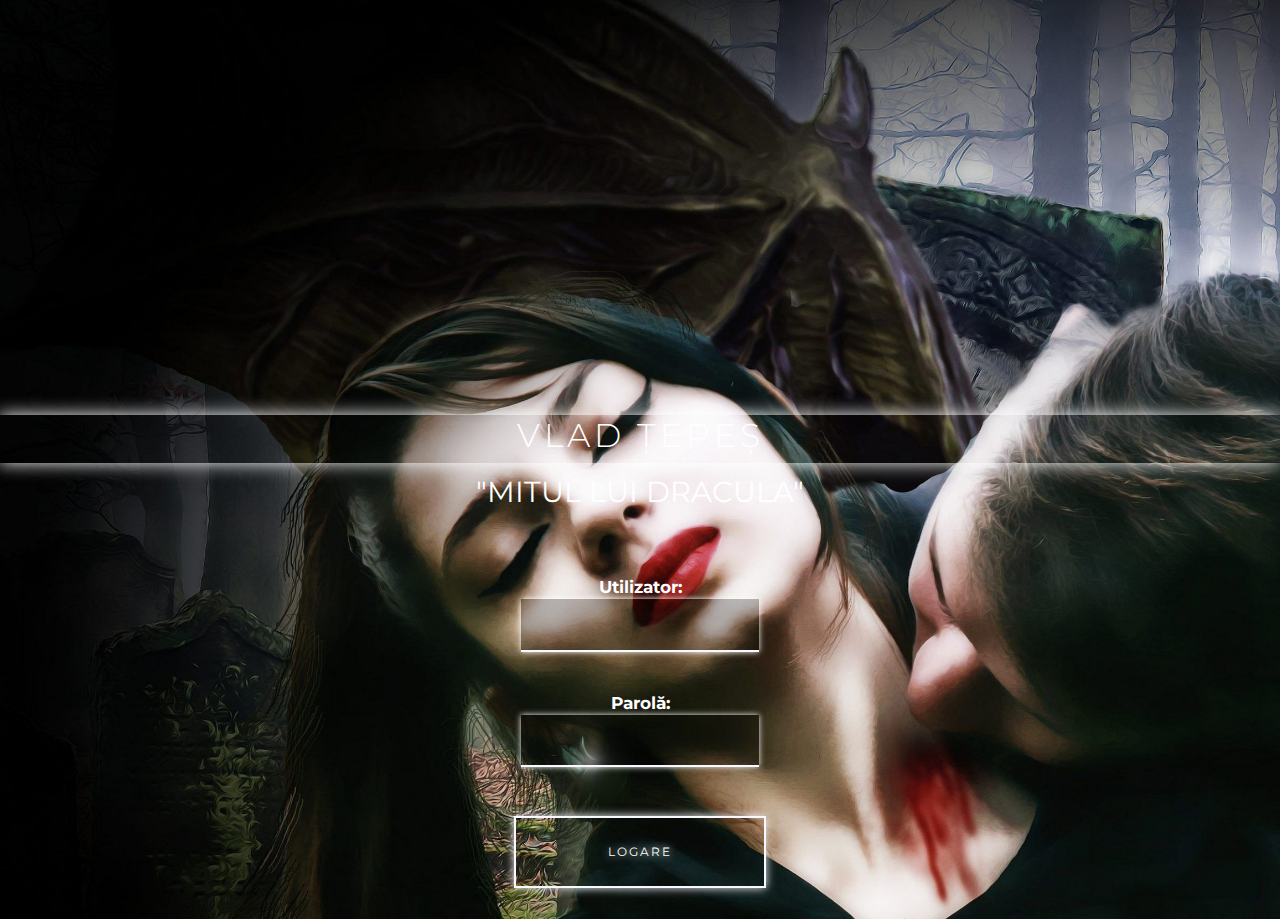
<file: index.html>
<html>
<head>
        <title>Vlad Țepeș</title>
        <link rel="stylesheet" type="text/css" media="screen" href="css/bootstrap.min.css">
<link rel="stylesheet" type="text/css" media="screen" href="css/main.css">
<!--google font style-->
<link href='http://fonts.googleapis.com/css?family=Montserrat:400,700' rel='stylesheet' type='text/css'> 
<!--font-family: 'Metrophobic', serif;-->
<link href='http://fonts.googleapis.com/css?family=Crimson+Text:400,600,400italic,600italic' rel='stylesheet' type='text/css'> 
<!--font-family: 'Open Sans', sans-serif;-->
<!-- font icon css style-->
<link rel="stylesheet" href="css/font-awesome.min.css">

</head>
<body>
 <!--banner start-->
    <div class="banner row" id="banner">
        <div class="bannertext">
        <h1 style="color:white">Vlad Țepeș</h1>
        <h2 style="color:white;">"Mitul lui Dracula"</h2>
        </div>
      <div class="col-xs-12 col-sm-12 col-md-12 col-lg-12 noPadd slides-container" style="height:65%"> 
        <!--background slide show start-->
        
          <img src="imagini/21.jpg" alt="image01"> 
        
       
        <!--background slide show end--> 
    </div> 
    <!--banner end--> 

<div class="col-xs-12 col-sm-12 col-md-12 col-lg-12 conForm text-center ">    
    <form method="post" name="utilizatori" action="logare.php" id="cform">
        <b><h5 style="color:white;font-weight: bold">Utilizator:</h5></b> <input type="text" name="user">
        <br><br>
        <b><h5 style="color:white;font-weight: bold">Parolă:</h5></b> <input type="password" name="pass">
        <br><br>
        <input type="submit" id="submit" name="send" class="submitBnt" style="color:white" value="Logare">
    </form>
</div>  
    <center> <b>&copy; Vlad Țepeș, Versiunea 1.0, 2020 </b> Autor: Pănescu Roberta Mihaela; clasa a XI-a F, C.N. "Elena Cuza" Craiova</center>
   </body> 
</html>
</file>
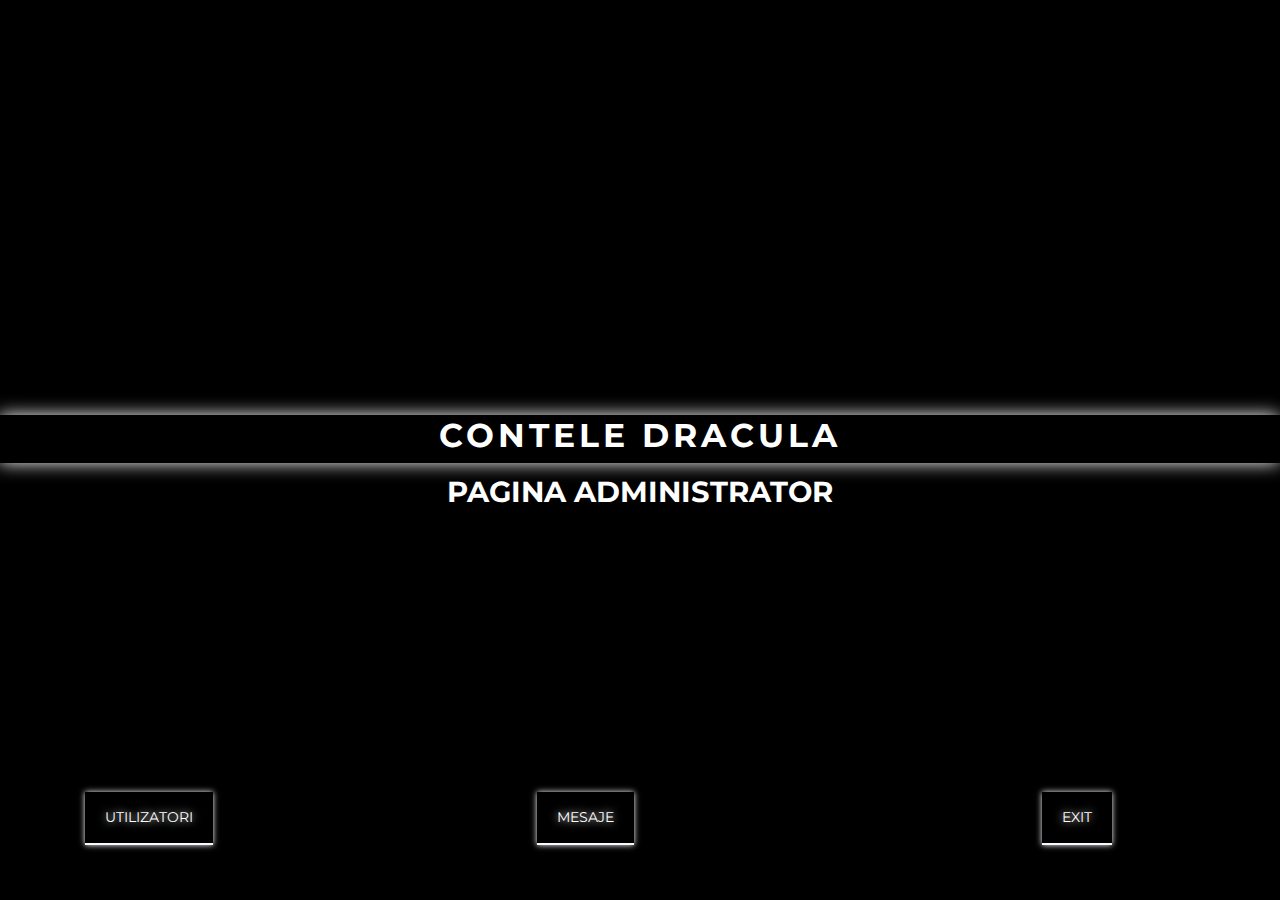
<file: admin.html>
<html>
<head>
        <title>Vlad Țepeș</title>
        <link rel="stylesheet" type="text/css" media="screen" href="css/bootstrap.min.css">
<link rel="stylesheet" type="text/css" media="screen" href="css/main.css">
<!--google font style-->
<link href='http://fonts.googleapis.com/css?family=Montserrat:400,700' rel='stylesheet' type='text/css'> 
<!--font-family: 'Metrophobic', serif;-->
<link href='http://fonts.googleapis.com/css?family=Crimson+Text:400,600,400italic,600italic' rel='stylesheet' type='text/css'> 
<!--font-family: 'Open Sans', sans-serif;-->
<!-- font icon css style-->
<link rel="stylesheet" href="css/font-awesome.min.css">

</head>
<body>
 <!--banner start-->
<div class="banner row" id="banner">
    <div class="bannerText">
          <h1 style="color:white;font-weight: bold">Contele Dracula</h1>
       <h2 style="color:white;font-weight: bold">Pagina Administrator</h2>
          </div>
   <div class="col-xs-8 col-sm-10 col-md-10 col-lg-10 noPadd slides-container" style="height:88%"> 
        
          <img src="imagini/22.jpg" alt="image01"> 
     
          
           </div>
          
    <!--banner end--> 
	<div class="row">
<div class="col-xs-3 col-sm-3 col-md-3 col-lg-3 conForm text-center">    
    <form method="post" name="form3" action="utilizatori.php" id="cform">
        <input type="submit" value="Utilizatori">
    </form>
</div>

<div class="col-xs-5 col-sm-5 col-md-5 col-lg-5 conForm text-center">    
     <form method="post" name="form2" action="mesaje.php" id="cform">
        <input type="submit" value="Mesaje">
    </form>
</div> 
<div class="col-xs-4 col-sm-4 col-md-4 col-lg-4 conForm text-center">    
     <form method="post" name="form1" id="cform">
        <input type="submit" value="Exit" onclick="javascript:self.close();window.open('index.html');">
    </form>
</div>  
</div>
	
<!--<div class="row">


<<div class="col-xs-10 col-sm-10 col-md-10 col-lg-10 conForm text-center">    
     <form method="post" name="form2" action="readme.pdf" id="cform">
        <input type="submit" value="Readme">
    </form>
</div> 

<div class="col-xs-12 col-sm-12 col-md-12 col-lg-12 text-center">  


</div>


</div>-->

   </body> 
</html>
</file>
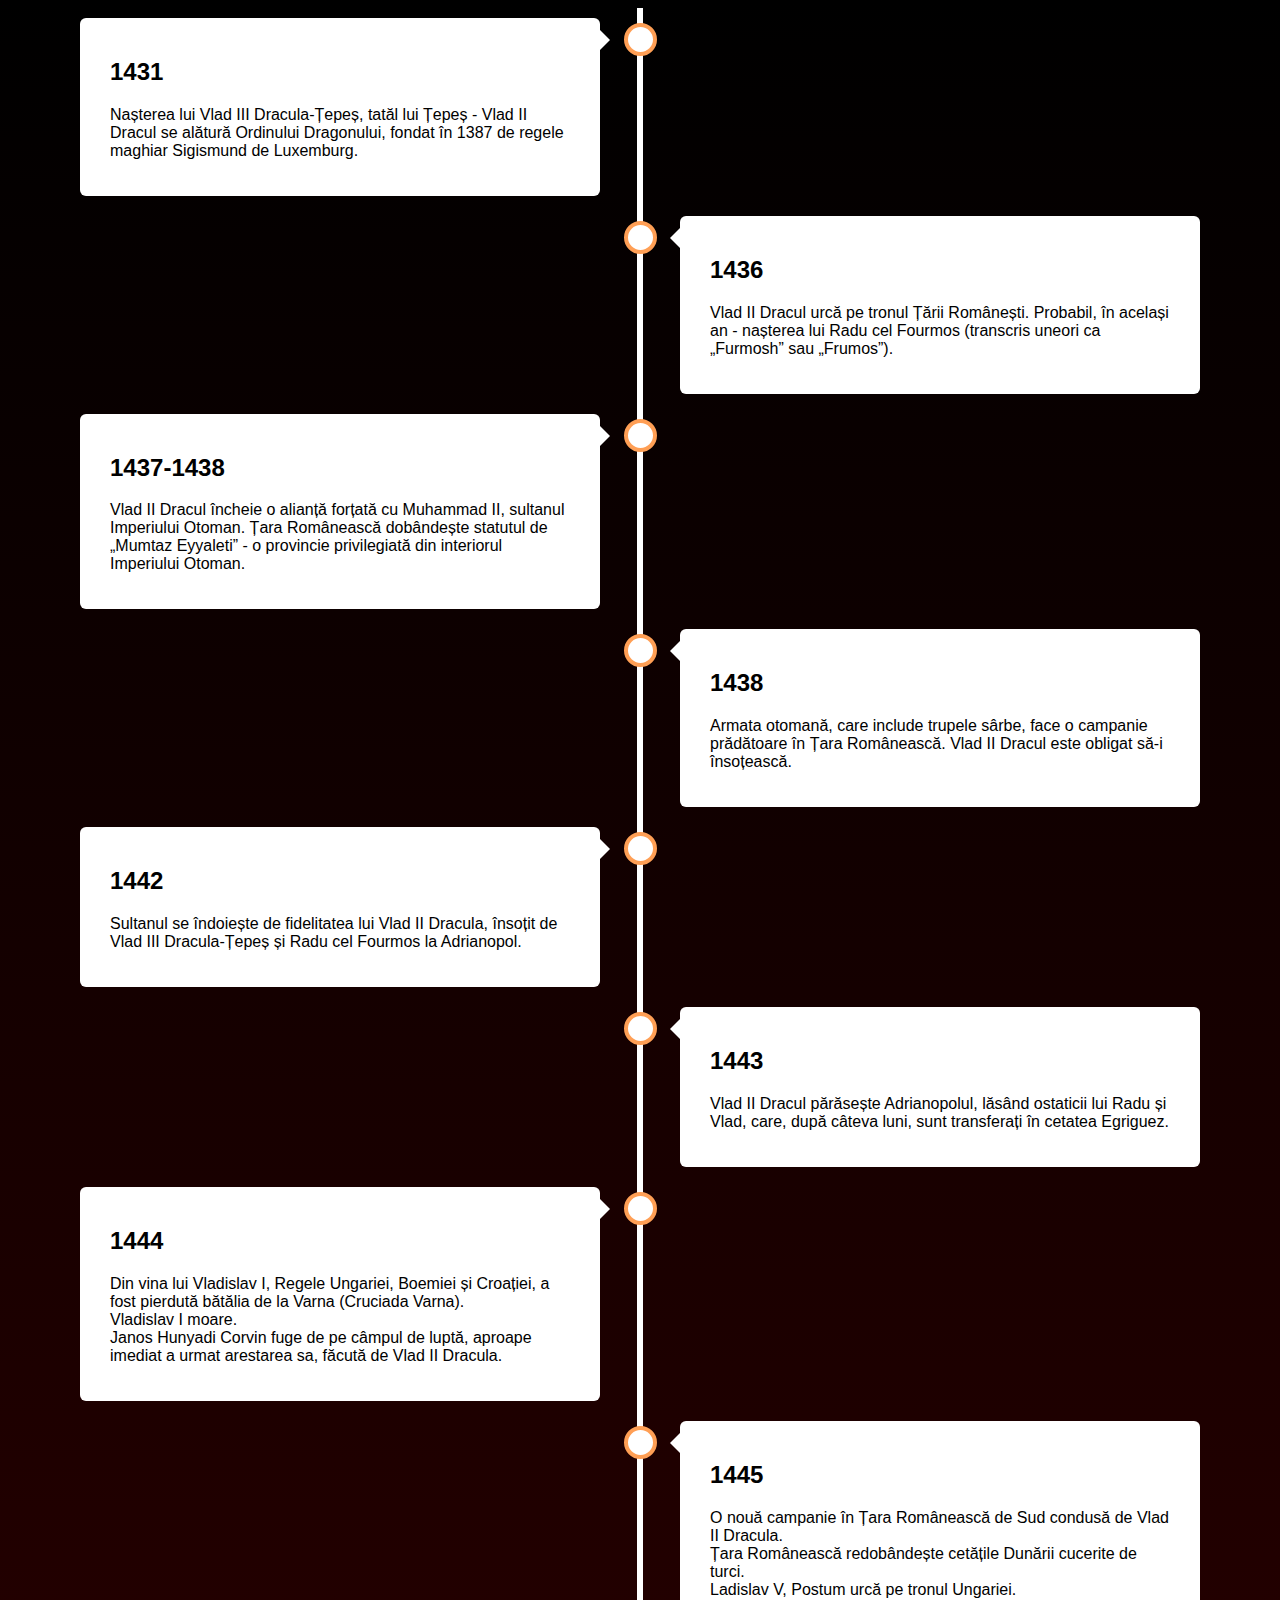
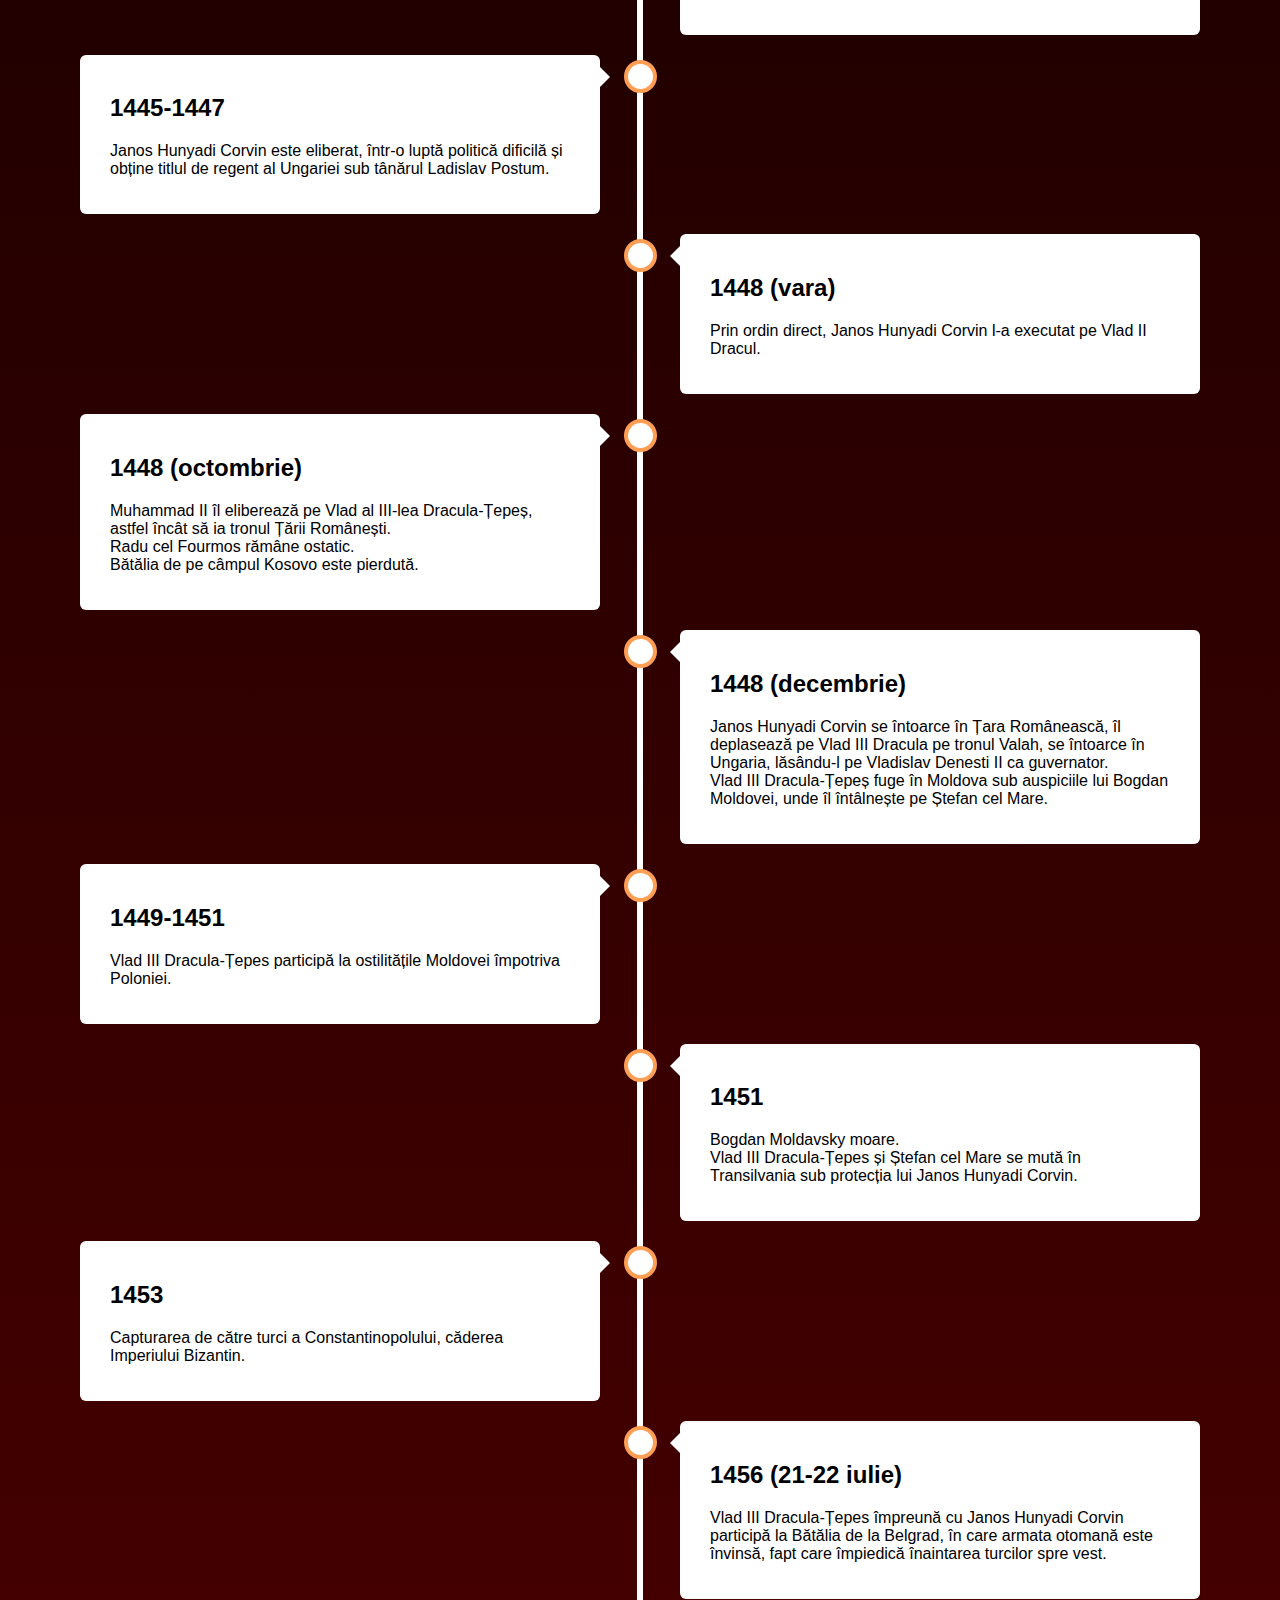
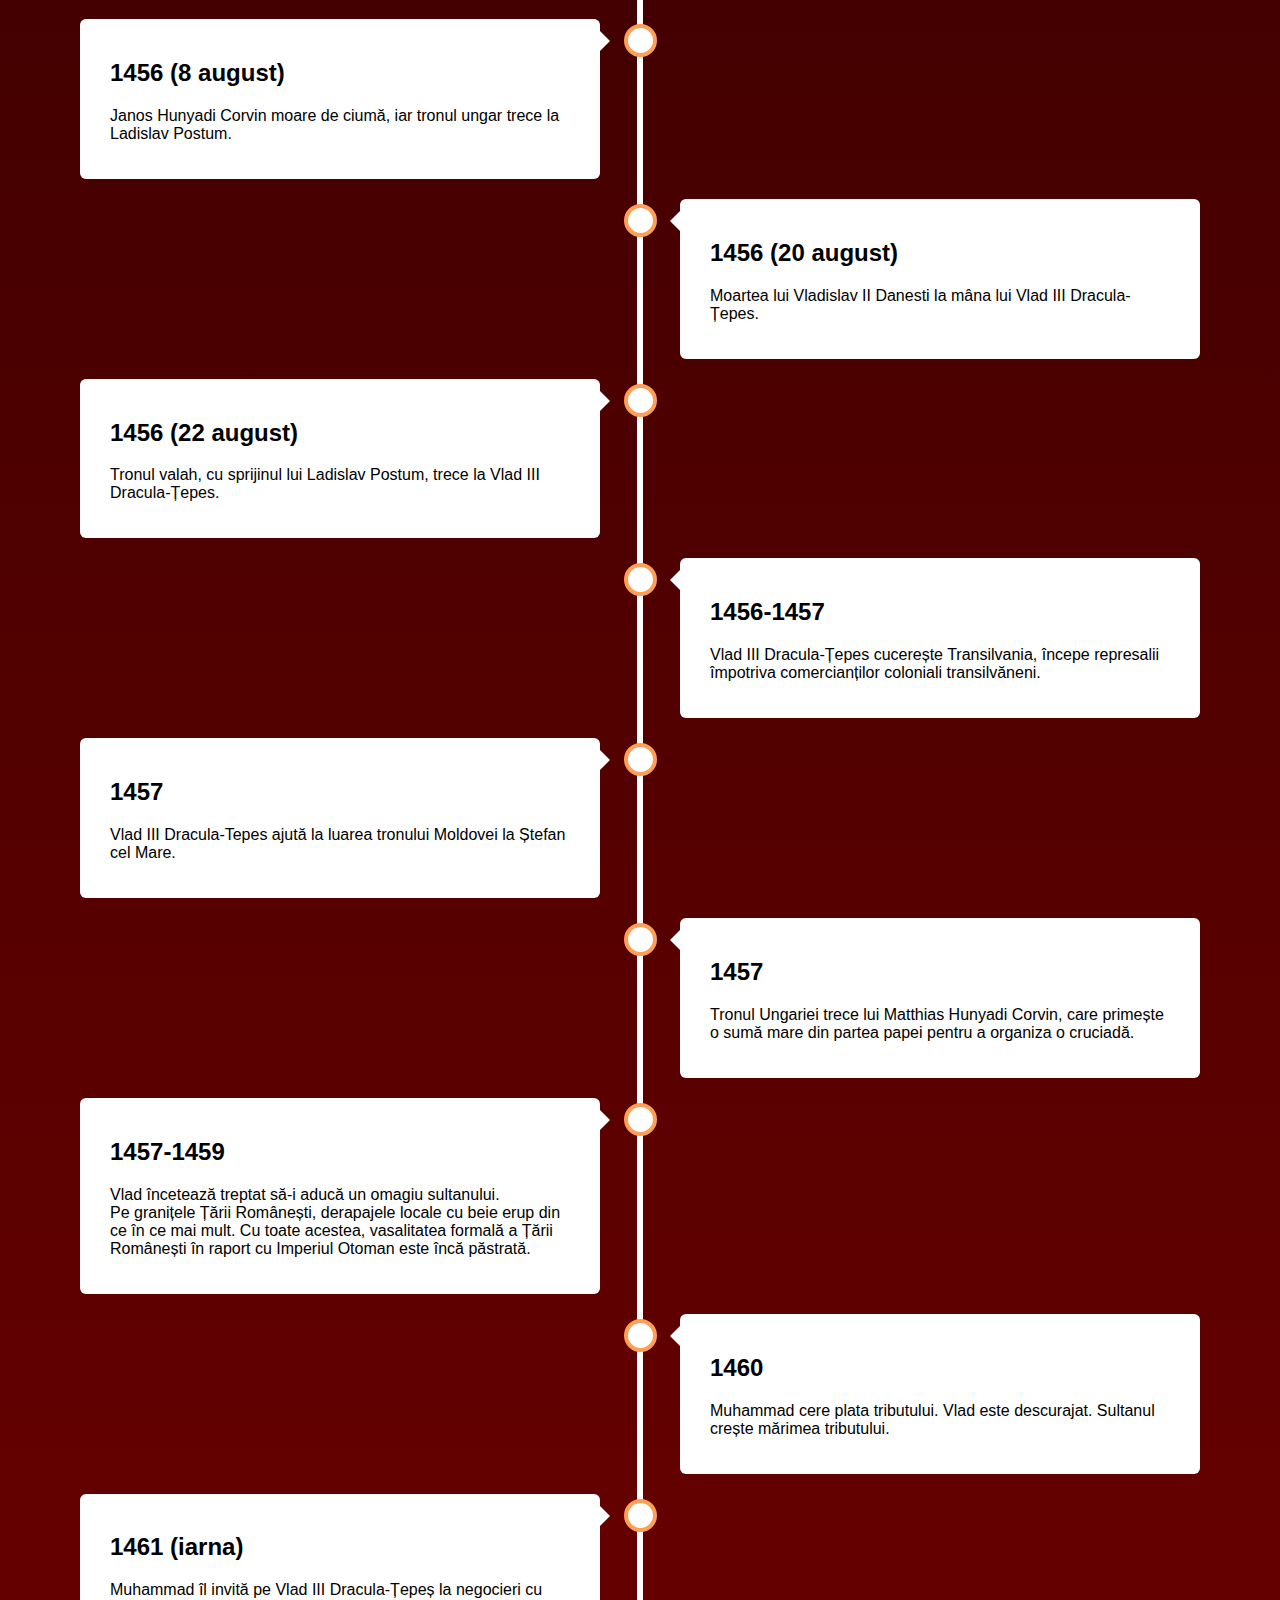
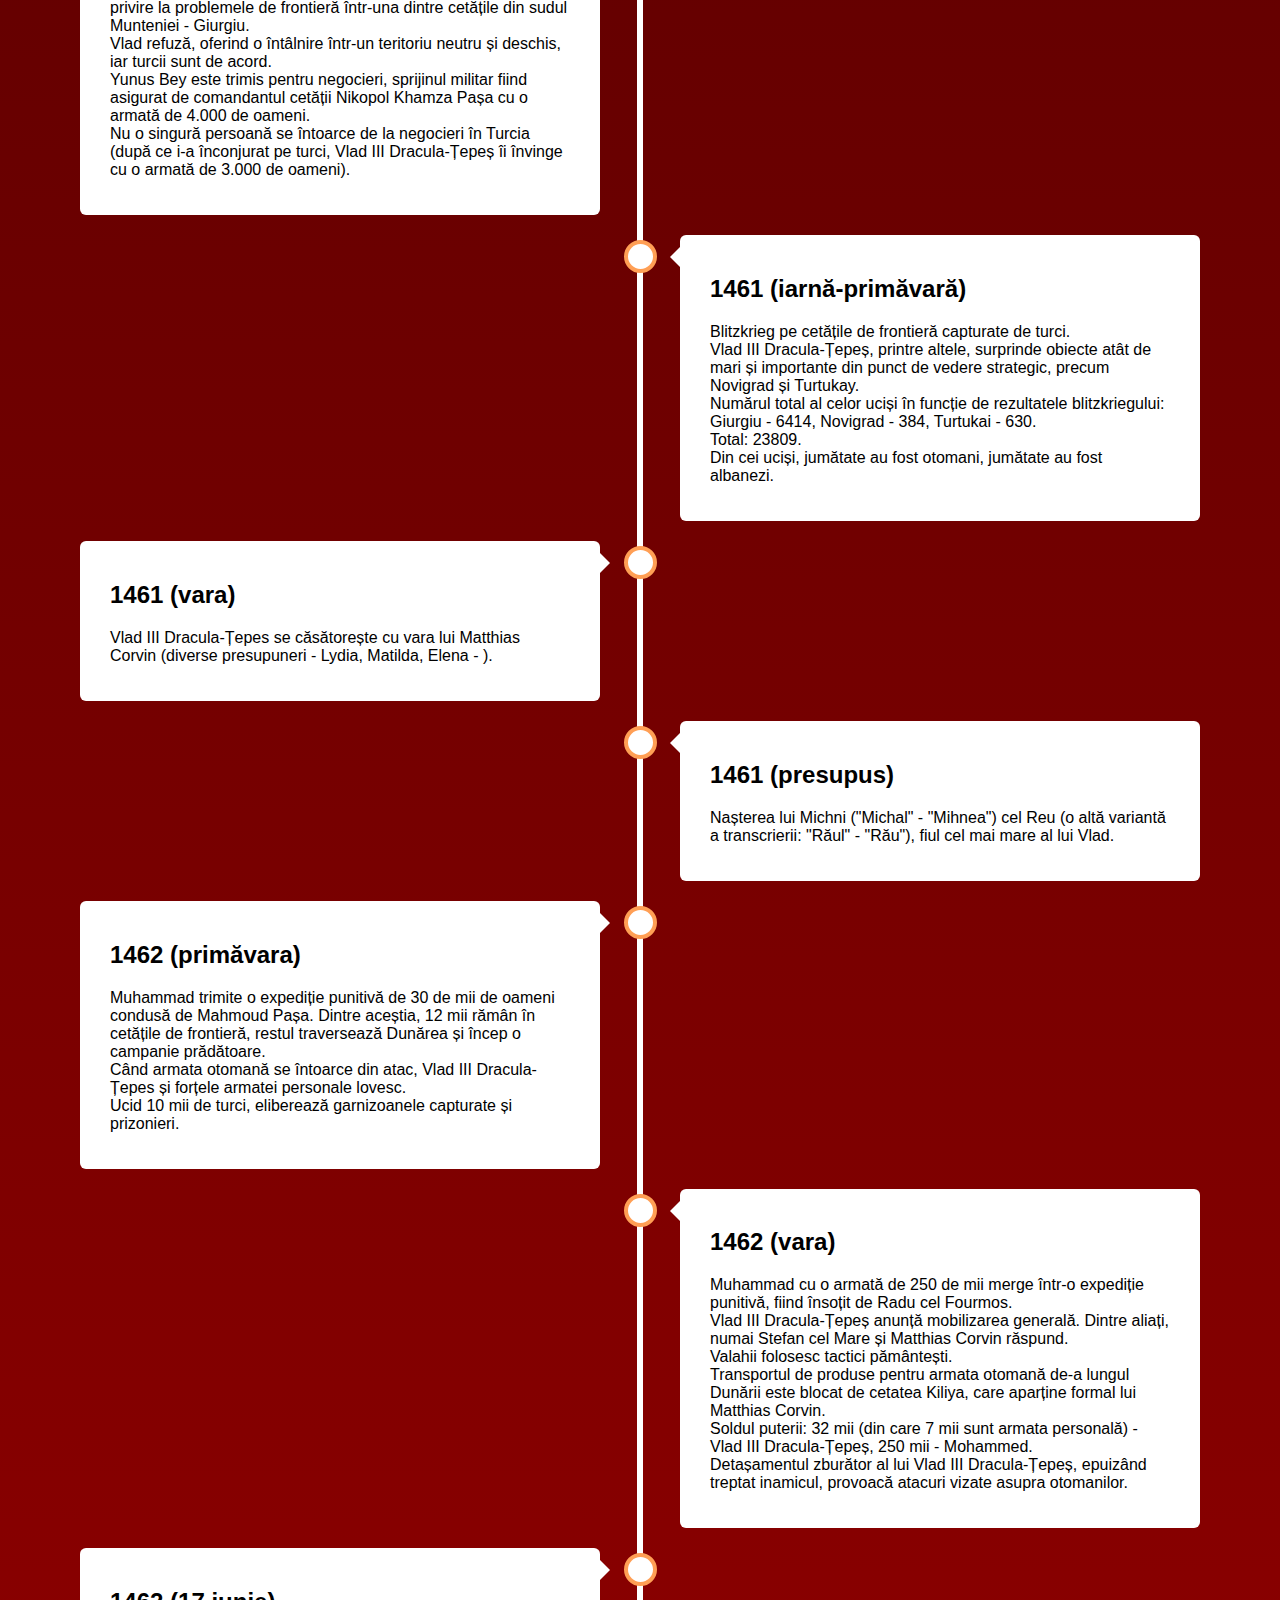
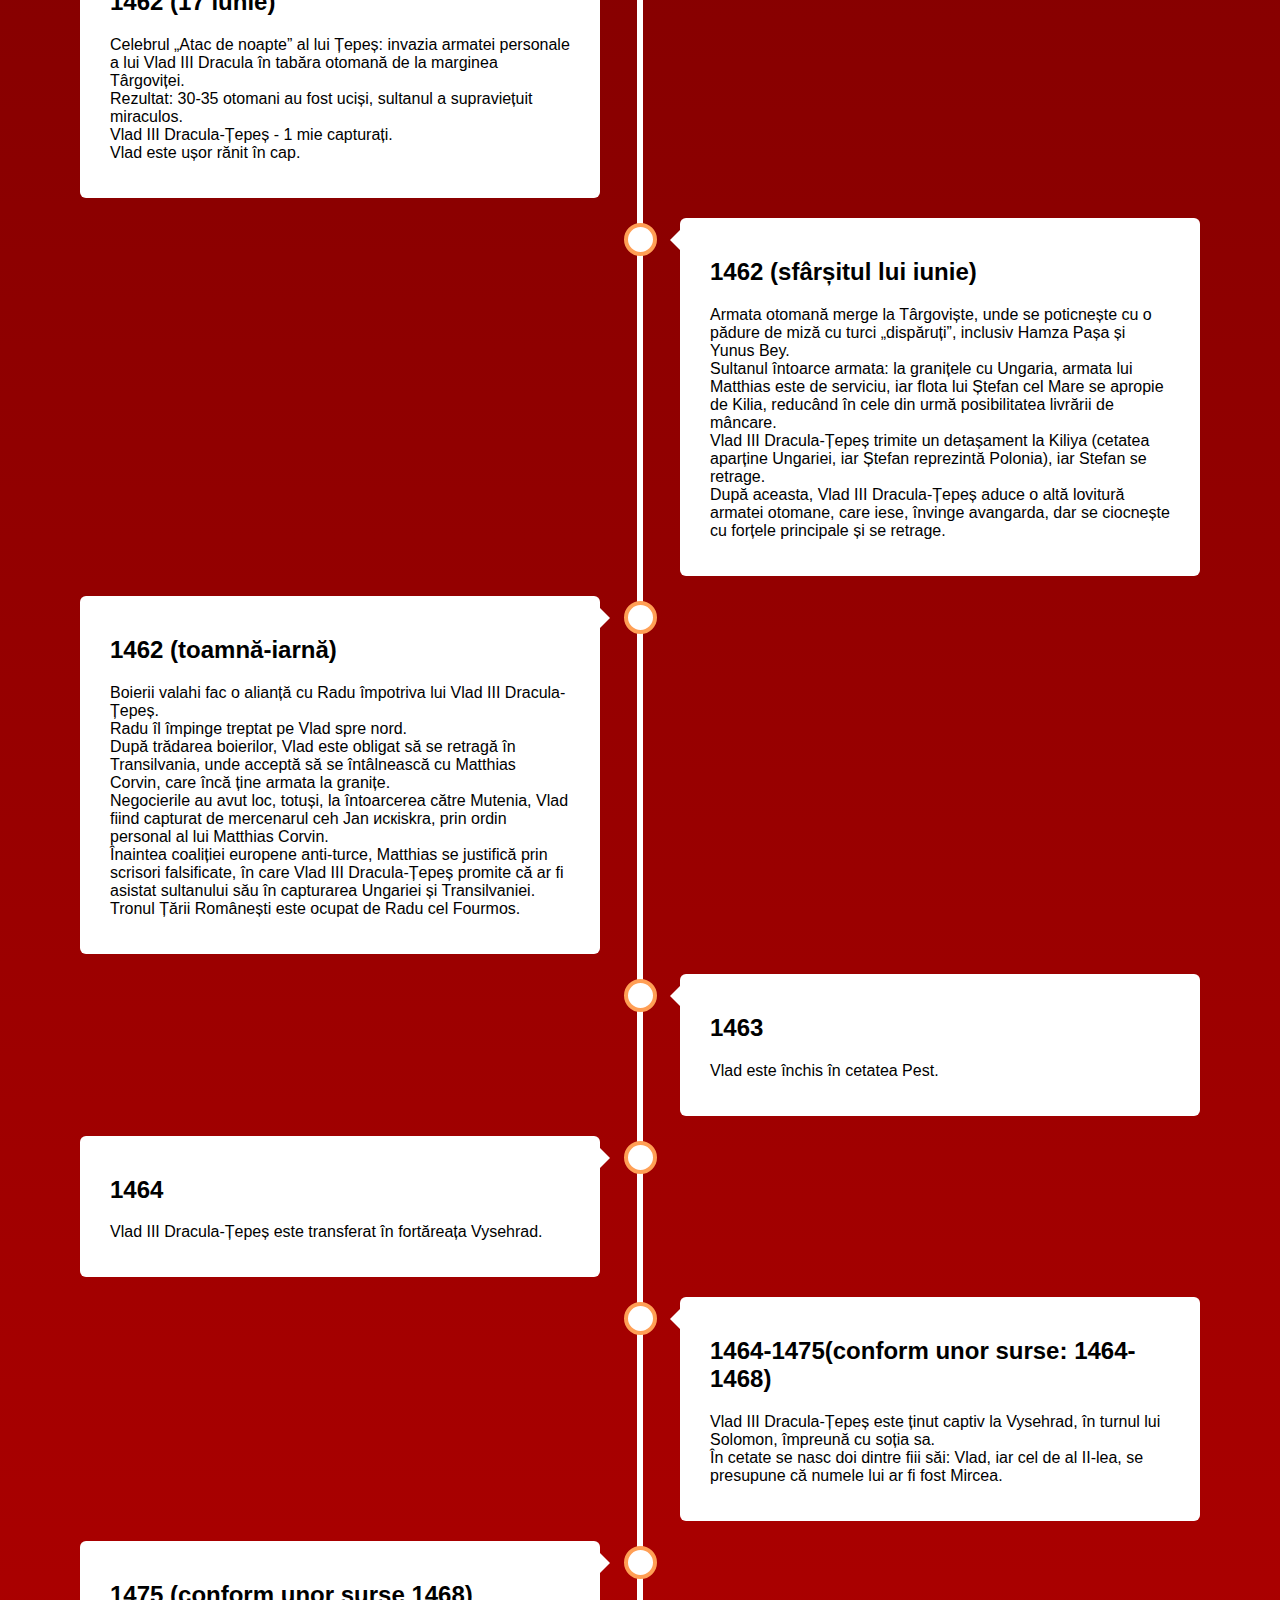
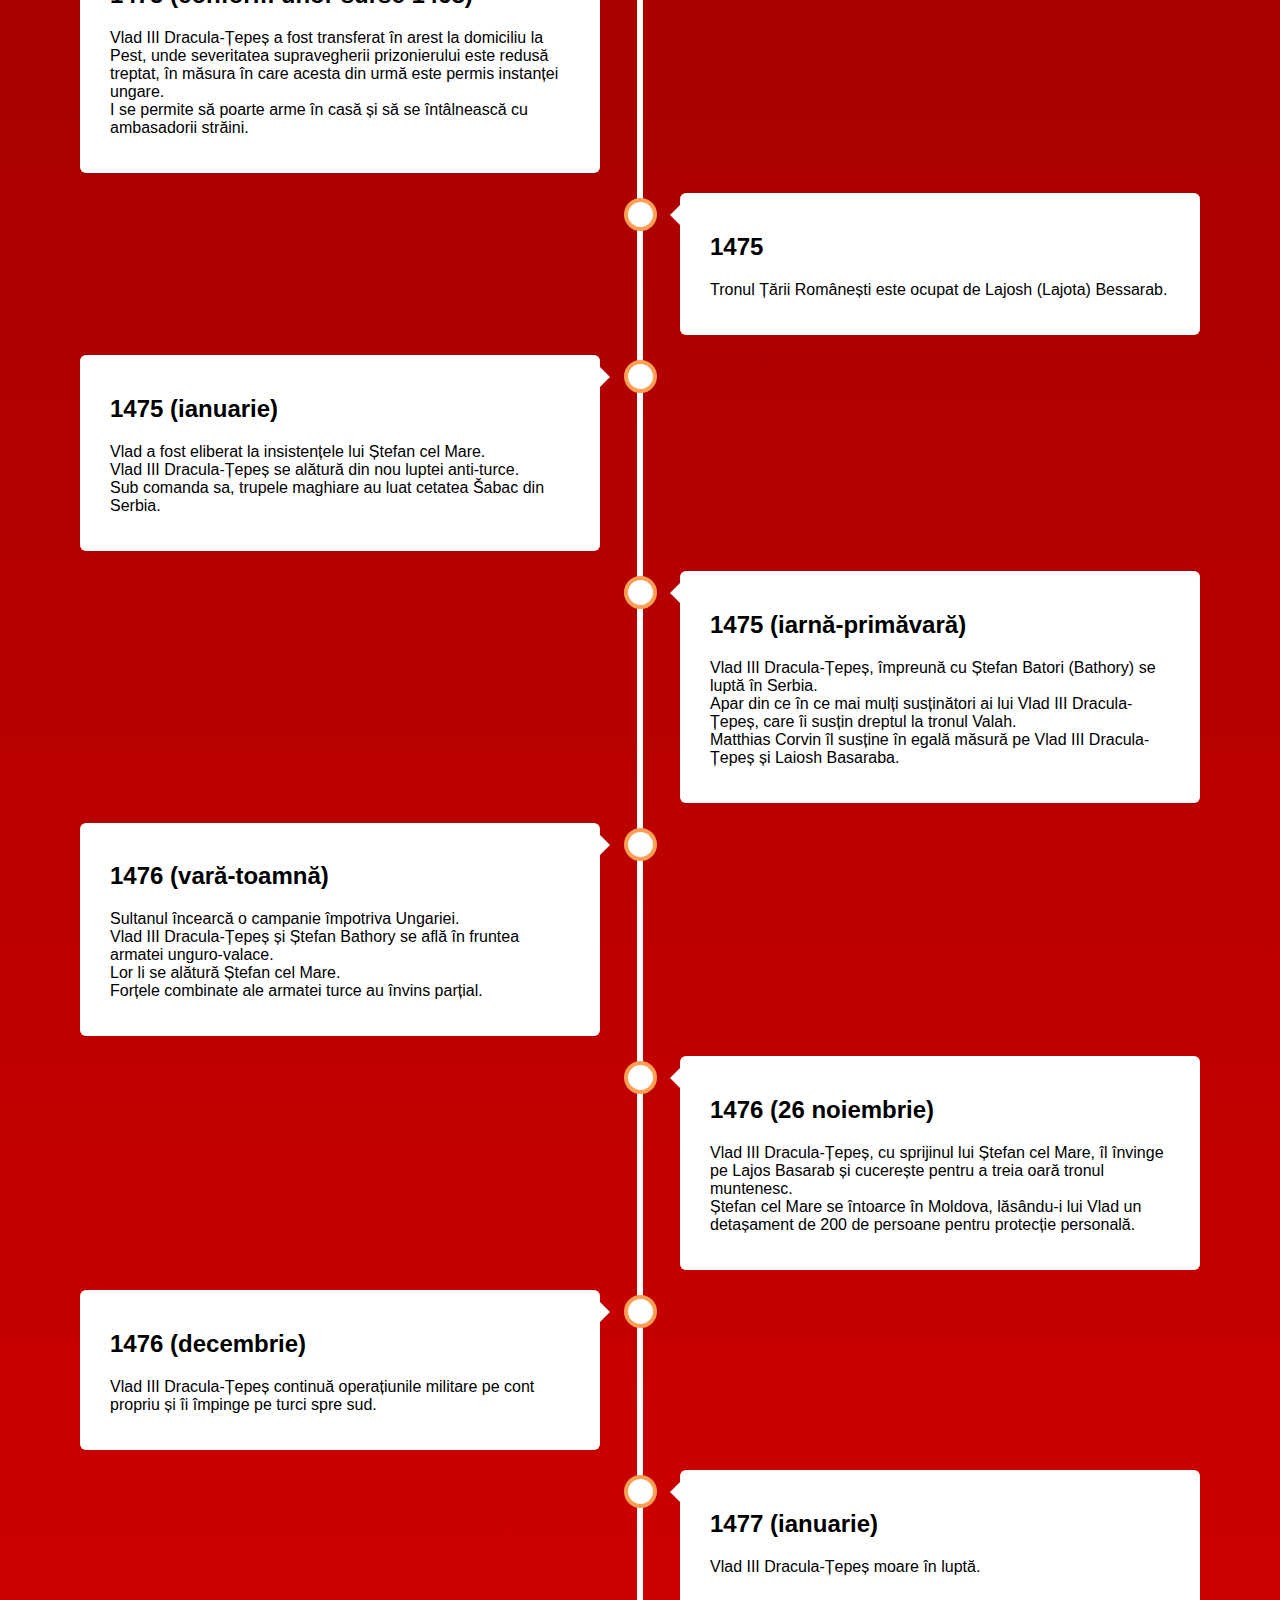
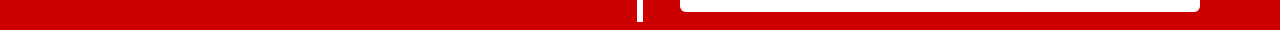
<file: biografie.html>
<!DOCTYPE html>
<html>
<head>
<meta name="viewport" content="width=device-width, initial-scale=1.0">
<style>
* {
  box-sizing: border-box;
}

body {
   background: linear-gradient(to bottom, #000000 0%, #cc0000 100%);
  font-family: Helvetica, sans-serif;
}

/* The actual timeline (the vertical ruler) */
.timeline {
  position: relative;
  max-width: 1200px;
  margin: 0 auto;
}

/* The actual timeline (the vertical ruler) */
.timeline::after {
  content: '';
  position: absolute;
  width: 6px;
  background-color: white;
  top: 0;
  bottom: 0;
  left: 50%;
  margin-left: -3px;
}

/* Container around content */
.container {
  padding: 10px 40px;
  position: relative;
  background-color: inherit;
  width: 50%;
}

/* The circles on the timeline */
.container::after {
  content: '';
  position: absolute;
  width: 25px;
  height: 25px;
  right: -17px;
  background-color: white;
  border: 4px solid #FF9F55;
  top: 15px;
  border-radius: 50%;
  z-index: 1;
}

/* Place the container to the left */
.left {
  left: 0;
}

/* Place the container to the right */
.right {
  left: 50%;
}

/* Add arrows to the left container (pointing right) */
.left::before {
  content: " ";
  height: 0;
  position: absolute;
  top: 22px;
  width: 0;
  z-index: 1;
  right: 30px;
  border: medium solid white;
  border-width: 10px 0 10px 10px;
  border-color: transparent transparent transparent white;
}

/* Add arrows to the right container (pointing left) */
.right::before {
  content: " ";
  height: 0;
  position: absolute;
  top: 22px;
  width: 0;
  z-index: 1;
  left: 30px;
  border: medium solid white;
  border-width: 10px 10px 10px 0;
  border-color: transparent white transparent transparent;
}

/* Fix the circle for containers on the right side */
.right::after {
  left: -16px;
}

/* The actual content */
.content {
  padding: 20px 30px;
  background-color: white;
  position: relative;
  border-radius: 6px;
}

/* Media queries - Responsive timeline on screens less than 600px wide */
@media screen and (max-width: 600px) {
  /* Place the timelime to the left */
  .timeline::after {
  left: 31px;
  }
  
  /* Full-width containers */
  .container {
  width: 100%;
  padding-left: 70px;
  padding-right: 25px;
  }
  
  /* Make sure that all arrows are pointing leftwards */
  .container::before {
  left: 60px;
  border: medium solid white;
  border-width: 10px 10px 10px 0;
  border-color: transparent white transparent transparent;
  }

  /* Make sure all circles are at the same spot */
  .left::after, .right::after {
  left: 15px;
  }
  
  /* Make all right containers behave like the left ones */
  .right {
  left: 0%;
  }
}
</style>
</head>
<body>

<div class="timeline">
  <div class="container left">
    <div class="content">
      <h2>1431</h2>
      <p>Nașterea lui Vlad III Dracula-Țepeș, tatăl lui Țepeș - Vlad II Dracul se alătură Ordinului Dragonului, fondat în 1387 de regele maghiar Sigismund de Luxemburg.</p>
    </div>
  </div>
  <div class="container right">
    <div class="content">
      <h2>1436</h2>
      <p>Vlad II Dracul urcă pe tronul Țării Românești. Probabil, în același an - nașterea lui Radu cel Fourmos (transcris uneori ca „Furmosh” sau „Frumos”).</p>
    </div>
  </div>
  <div class="container left">
    <div class="content">
      <h2>1437-1438</h2>
      <p>Vlad II Dracul încheie o alianță forțată cu Muhammad II, sultanul Imperiului Otoman. Țara Românească dobândește statutul de „Mumtaz Eyyaleti” - o provincie privilegiată din interiorul Imperiului Otoman.</p>
    </div>
  </div>
  <div class="container right">
    <div class="content">
      <h2>1438</h2>
      <p>Armata otomană, care include trupele sârbe, face o campanie prădătoare în Țara Românească. Vlad II Dracul este obligat să-i însoțească.</p>
    </div>
  </div>
  <div class="container left">
    <div class="content">
      <h2>1442</h2>
      <p>Sultanul se îndoiește de fidelitatea lui Vlad II Dracula, însoțit de Vlad III Dracula-Țepeș și Radu cel Fourmos la Adrianopol.</p>
    </div>
  </div>
  <div class="container right">
    <div class="content">
      <h2>1443</h2>
      <p>Vlad II Dracul părăsește Adrianopolul, lăsând ostaticii lui Radu și Vlad, care, după câteva luni, sunt transferați în cetatea Egriguez.</p>
    </div>
  </div>
    <div class="container left">
    <div class="content">
      <h2>1444</h2>
      <p>Din vina lui Vladislav I, Regele Ungariei, Boemiei și Croației, a fost pierdută bătălia de la Varna (Cruciada Varna). <br>Vladislav I moare.<br> Janos Hunyadi Corvin fuge de pe câmpul de luptă, aproape imediat a urmat arestarea sa, făcută de Vlad II Dracula.</p>
    </div>
  </div>
  <div class="container right">
    <div class="content">
      <h2>1445</h2>
      <p>O nouă campanie în Țara Românească de Sud condusă de Vlad II Dracula. <br>Țara Românească redobândește cetățile Dunării cucerite de turci. <br>Ladislav V, Postum urcă pe tronul Ungariei.</p>
    </div>
  </div>
  <div class="container left">
    <div class="content">
      <h2>1445-1447</h2>
      <p>Janos Hunyadi Corvin este eliberat, într-o luptă politică dificilă și obține titlul de regent al Ungariei sub tânărul Ladislav Postum.</p>
    </div>
  </div>
  <div class="container right">
    <div class="content">
      <h2>1448 (vara)</h2>
      <p>Prin ordin direct, Janos Hunyadi Corvin l-a executat pe Vlad II Dracul.</p>
    </div>
  </div>
  <div class="container left">
    <div class="content">
      <h2>1448 (octombrie)</h2>
      <p>Muhammad II îl eliberează pe Vlad al III-lea Dracula-Țepeș, astfel încât să ia tronul Țării Românești.<br> Radu cel Fourmos rămâne ostatic.<br> Bătălia de pe câmpul Kosovo este pierdută.</p>
    </div>
  </div>
  <div class="container right">
    <div class="content">
      <h2>1448 (decembrie)</h2>
      <p>Janos Hunyadi Corvin se întoarce în Țara Românească, îl deplasează pe Vlad III Dracula pe tronul Valah, se întoarce în Ungaria, lăsându-l pe Vladislav Denesti II ca guvernator. <br>Vlad III Dracula-Țepeș fuge în Moldova sub auspiciile lui Bogdan Moldovei, unde îl întâlnește pe Ștefan cel Mare.</p>
    </div>
  </div>
  <div class="container left">
    <div class="content">
      <h2>1449-1451</h2>
      <p>Vlad III Dracula-Țepes participă la ostilitățile Moldovei împotriva Poloniei.</p>
    </div>
  </div>
  <div class="container right">
    <div class="content">
      <h2>1451</h2>
      <p>Bogdan Moldavsky moare.<br> Vlad III Dracula-Țepes și Ștefan cel Mare se mută în Transilvania sub protecția lui Janos Hunyadi Corvin.</p>
    </div>
  </div>
  <div class="container left">
    <div class="content">
      <h2>1453</h2>
      <p>Capturarea de către turci a Constantinopolului, căderea Imperiului Bizantin.</p>
    </div>
  </div>
  <div class="container right">
    <div class="content">
      <h2>1456 (21-22 iulie)</h2>
      <p>Vlad III Dracula-Țepes împreună cu Janos Hunyadi Corvin participă la Bătălia de la Belgrad, în care armata otomană este învinsă, fapt care împiedică înaintarea turcilor spre vest.</p>
    </div>
  </div>
  <div class="container left">
    <div class="content">
      <h2>1456 (8 august)</h2>
      <p>Janos Hunyadi Corvin moare de ciumă, iar tronul ungar trece la Ladislav Postum.</p>
    </div>
  </div>
  <div class="container right">
    <div class="content">
      <h2>1456 (20 august)</h2>
      <p>Moartea lui Vladislav II Danesti la mâna lui Vlad III Dracula-Țepes.</p>
    </div>
  </div>
    <div class="container left">
    <div class="content">
      <h2>1456 (22 august)</h2>
      <p>Tronul valah, cu sprijinul lui Ladislav Postum, trece la Vlad III Dracula-Țepes.</p>
    </div>
  </div>
  <div class="container right">
    <div class="content">
      <h2>1456-1457</h2>
      <p>Vlad III Dracula-Țepes cucerește Transilvania, începe represalii împotriva comercianților coloniali transilvăneni.</p>
    </div>
  </div>
  <div class="container left">
    <div class="content">
      <h2>1457</h2>
      <p>Vlad III Dracula-Tepes ajută la luarea tronului Moldovei la Ștefan cel Mare.</p>
    </div>
  </div>
  <div class="container right">
    <div class="content">
      <h2>1457</h2>
      <p>Tronul Ungariei trece lui Matthias Hunyadi Corvin, care primește o sumă mare din partea papei pentru a organiza o cruciadă.</p>
    </div>
  </div>
  <div class="container left">
    <div class="content">
      <h2>1457-1459</h2>
      <p>Vlad încetează treptat să-i aducă un omagiu sultanului. <br>Pe granițele Țării Românești, derapajele locale cu beie erup din ce în ce mai mult. Cu toate acestea, vasalitatea formală a Țării Românești în raport cu Imperiul Otoman este încă păstrată.</p>
    </div>
  </div>
  <div class="container right">
    <div class="content">
      <h2>1460</h2>
      <p>Muhammad cere plata tributului. Vlad este descurajat. Sultanul crește mărimea tributului.</p>
    </div>
  </div>
  <div class="container left">
    <div class="content">
      <h2>1461 (iarna)</h2>
      <p>Muhammad îl invită pe Vlad III Dracula-Țepeș la negocieri cu privire la problemele de frontieră într-una dintre cetățile din sudul Munteniei - Giurgiu.<br> Vlad refuză, oferind o întâlnire într-un teritoriu neutru și deschis, iar turcii sunt de acord. <br>Yunus Bey este trimis pentru negocieri, sprijinul militar fiind asigurat de comandantul cetății Nikopol Khamza Pașa cu o armată de 4.000 de oameni.<br> Nu o singură persoană se întoarce de la negocieri în Turcia (după ce i-a înconjurat pe turci, Vlad III Dracula-Țepeș îi învinge cu o armată de 3.000 de oameni).</p>
    </div>
  </div>
  <div class="container right">
    <div class="content">
      <h2>1461 (iarnă-primăvară)</h2>
      <p>Blitzkrieg pe cetățile de frontieră capturate de turci.<br> Vlad III Dracula-Țepeș, printre altele, surprinde obiecte atât de mari și importante din punct de vedere strategic, precum Novigrad și Turtukay.<br> Numărul total al celor uciși în funcție de rezultatele blitzkriegului: Giurgiu - 6414, Novigrad - 384, Turtukai - 630. <br>Total: 23809.<br> Din cei uciși, jumătate au fost otomani, jumătate au fost albanezi.</p>
    </div>
  </div>
  <div class="container left">
    <div class="content">
      <h2>1461 (vara)</h2>
      <p>Vlad III Dracula-Țepes se căsătorește cu vara lui Matthias Corvin (diverse presupuneri - Lydia, Matilda, Elena - ).</p>
    </div>
  </div>
  <div class="container right">
    <div class="content">
      <h2>1461 (presupus)</h2>
      <p>Nașterea lui Michni ("Michal" - "Mihnea") cel Reu (o altă variantă a transcrierii: "Răul" - "Rău"), fiul cel mai mare al lui Vlad.</p>
	</div>
  </div>
  <div class="container left">
    <div class="content">
      <h2>1462 (primăvara) </h2>
   <p>Muhammad trimite o expediție punitivă de 30 de mii de oameni condusă de Mahmoud Pașa. Dintre aceștia, 12 mii rămân în cetățile de frontieră, restul traversează Dunărea și încep o campanie prădătoare.<br> Când armata otomană se întoarce din atac, Vlad III Dracula-Țepes și forțele armatei personale lovesc. <br>Ucid 10 mii de turci, eliberează garnizoanele capturate și prizonieri.</p>
	</div>
  </div>
  <div class="container right">
    <div class="content">
      <h2>1462 (vara)</h2>
      <p>Muhammad cu o armată de 250 de mii merge într-o expediție punitivă, fiind însoțit de Radu cel Fourmos.<br> Vlad III Dracula-Țepeș anunță mobilizarea generală. Dintre aliați, numai Stefan cel Mare și Matthias Corvin răspund.<br> Valahii folosesc tactici pământești. <br>Transportul de produse pentru armata otomană de-a lungul Dunării este blocat de cetatea Kiliya, care aparține formal lui Matthias Corvin.<br> Soldul puterii: 32 mii (din care 7 mii sunt armata personală) - Vlad III Dracula-Țepeș, 250 mii - Mohammed. <br>Detașamentul zburător al lui Vlad III Dracula-Țepeș, epuizând treptat inamicul, provoacă atacuri vizate asupra otomanilor.</p>
	</div>
  </div>
    <div class="container left">
    <div class="content">
      <h2>1462 (17 iunie)</h2>
      <p>Celebrul „Atac de noapte” al lui Țepeș: invazia armatei personale a lui Vlad III Dracula în tabăra otomană de la marginea Târgoviței.<br> Rezultat: 30-35 otomani au fost uciși, sultanul a supraviețuit miraculos. <br>Vlad III Dracula-Țepeș - 1 mie capturați.<br> Vlad este ușor rănit în cap.</p>
	</div>
  </div>
  <div class="container right">
    <div class="content">
      <h2>1462 (sfârșitul lui iunie)</h2>
      <p>Armata otomană merge la Târgoviște, unde se poticnește cu o pădure de miză cu turci „dispăruți”, inclusiv Hamza Pașa și Yunus Bey.<br> Sultanul întoarce armata: la granițele cu Ungaria, armata lui Matthias este de serviciu, iar flota lui Ștefan cel Mare se apropie de Kilia, reducând în cele din urmă posibilitatea livrării de mâncare.<br> Vlad III Dracula-Țepeș trimite un detașament la Kiliya (cetatea aparține Ungariei, iar Ștefan reprezintă Polonia), iar Stefan se retrage. <br>După aceasta, Vlad III Dracula-Țepeș aduce o altă lovitură armatei otomane, care iese, învinge avangarda, dar se ciocnește cu forțele principale și se retrage.</p>
    </div>
  </div>
  <div class="container left">
    <div class="content">
      <h2>1462 (toamnă-iarnă)</h2>
      <p>Boierii valahi fac o alianță cu Radu împotriva lui Vlad III Dracula-Țepeș. <br>Radu îl împinge treptat pe Vlad spre nord.<br> După trădarea boierilor, Vlad este obligat să se retragă în Transilvania, unde acceptă să se întâlnească cu Matthias Corvin, care încă ține armata la granițe.<br> Negocierile au avut loc, totuși, la întoarcerea către Mutenia, Vlad fiind capturat de mercenarul ceh Jan искiskra, prin ordin personal al lui Matthias Corvin. <br>Înaintea coaliției europene anti-turce, Matthias se justifică prin scrisori falsificate, în care Vlad III Dracula-Țepeș promite că ar fi asistat sultanului său în capturarea Ungariei și Transilvaniei.<br> Tronul Țării Românești este ocupat de Radu cel Fourmos.</p>
    </div>
  </div>
  <div class="container right">
    <div class="content">
      <h2>1463</h2>
      <p>Vlad este închis în cetatea Pest.</p>
    </div>
  </div>
  <div class="container left">
    <div class="content">
      <h2>1464</h2>
      <p>Vlad III Dracula-Țepeș este transferat în fortăreața Vysehrad.</p>
    </div>
  </div>
  <div class="container right">
    <div class="content">
      <h2>1464-1475(conform unor surse: 1464-1468)</h2>
      <p>Vlad III Dracula-Țepeș este ținut captiv la Vysehrad, în turnul lui Solomon, împreună cu soția sa.<br> În cetate se nasc doi dintre fiii săi: Vlad, iar cel de al II-lea, se presupune că numele lui ar fi fost Mircea.</p>
    </div>
  </div>
  <div class="container left">
    <div class="content">
      <h2>1475 (conform unor surse 1468)</h2>
      <p>Vlad III Dracula-Țepeș a fost transferat în arest la domiciliu la Pest, unde severitatea supravegherii prizonierului este redusă treptat, în măsura în care acesta din urmă este permis instanței ungare.<br> I se permite să poarte arme în casă și să se întâlnească cu ambasadorii străini.</p>
    </div>
  </div>
  <div class="container right">
    <div class="content">
      <h2>1475</h2>
      <p>Tronul Țării Românești este ocupat de Lajosh (Lajota) Bessarab.</p>
    </div>
  </div>
  <div class="container left">
    <div class="content">
      <h2>1475 (ianuarie)</h2>
      <p>Vlad a fost eliberat la insistențele lui Ștefan cel Mare.<br> Vlad III Dracula-Țepeș se alătură din nou luptei anti-turce.<br> Sub comanda sa, trupele maghiare au luat cetatea Šabac din Serbia.</p>
    </div>
  </div>
  <div class="container right">
    <div class="content">
      <h2>1475 (iarnă-primăvară)</h2>
      <p>Vlad III Dracula-Țepeș, împreună cu Ștefan Batori (Bathory) se luptă în Serbia.<br> Apar din ce în ce mai mulți susținători ai lui Vlad III Dracula-Țepeș, care îi susțin dreptul la tronul Valah. <br>Matthias Corvin îl susține în egală măsură pe Vlad III Dracula-Țepeș și Laiosh Basaraba.</p>
    </div>
  </div>
  <div class="container left">
    <div class="content">
      <h2>1476 (vară-toamnă)</h2>
      <p>Sultanul încearcă o campanie împotriva Ungariei.<br> Vlad III Dracula-Țepeș și Ștefan Bathory se află în fruntea armatei unguro-valace. <br>Lor li se alătură Ștefan cel Mare.<br> Forțele combinate ale armatei turce au învins parțial.</p>
    </div>
  </div>
  <div class="container right">
    <div class="content">
      <h2>1476 (26 noiembrie)</h2>
      <p>Vlad III Dracula-Țepeș, cu sprijinul lui Ștefan cel Mare, îl învinge pe Lajos Basarab și cucerește pentru a treia oară tronul muntenesc.<br> Ștefan cel Mare se întoarce în Moldova, lăsându-i lui Vlad un detașament de 200 de persoane pentru protecție personală.</p>
    </div>
  </div>
    <div class="container left">
    <div class="content">
      <h2>1476 (decembrie)</h2>
      <p>Vlad III Dracula-Țepeș continuă operațiunile militare pe cont propriu și îi împinge pe turci spre sud.</p>
    </div>
  </div>
  <div class="container right">
    <div class="content">
      <h2>1477 (ianuarie)</h2>
      <p>Vlad III Dracula-Țepeș moare în luptă.</p>
    </div>
  </div>

</div>
</body>
</html>
</file>
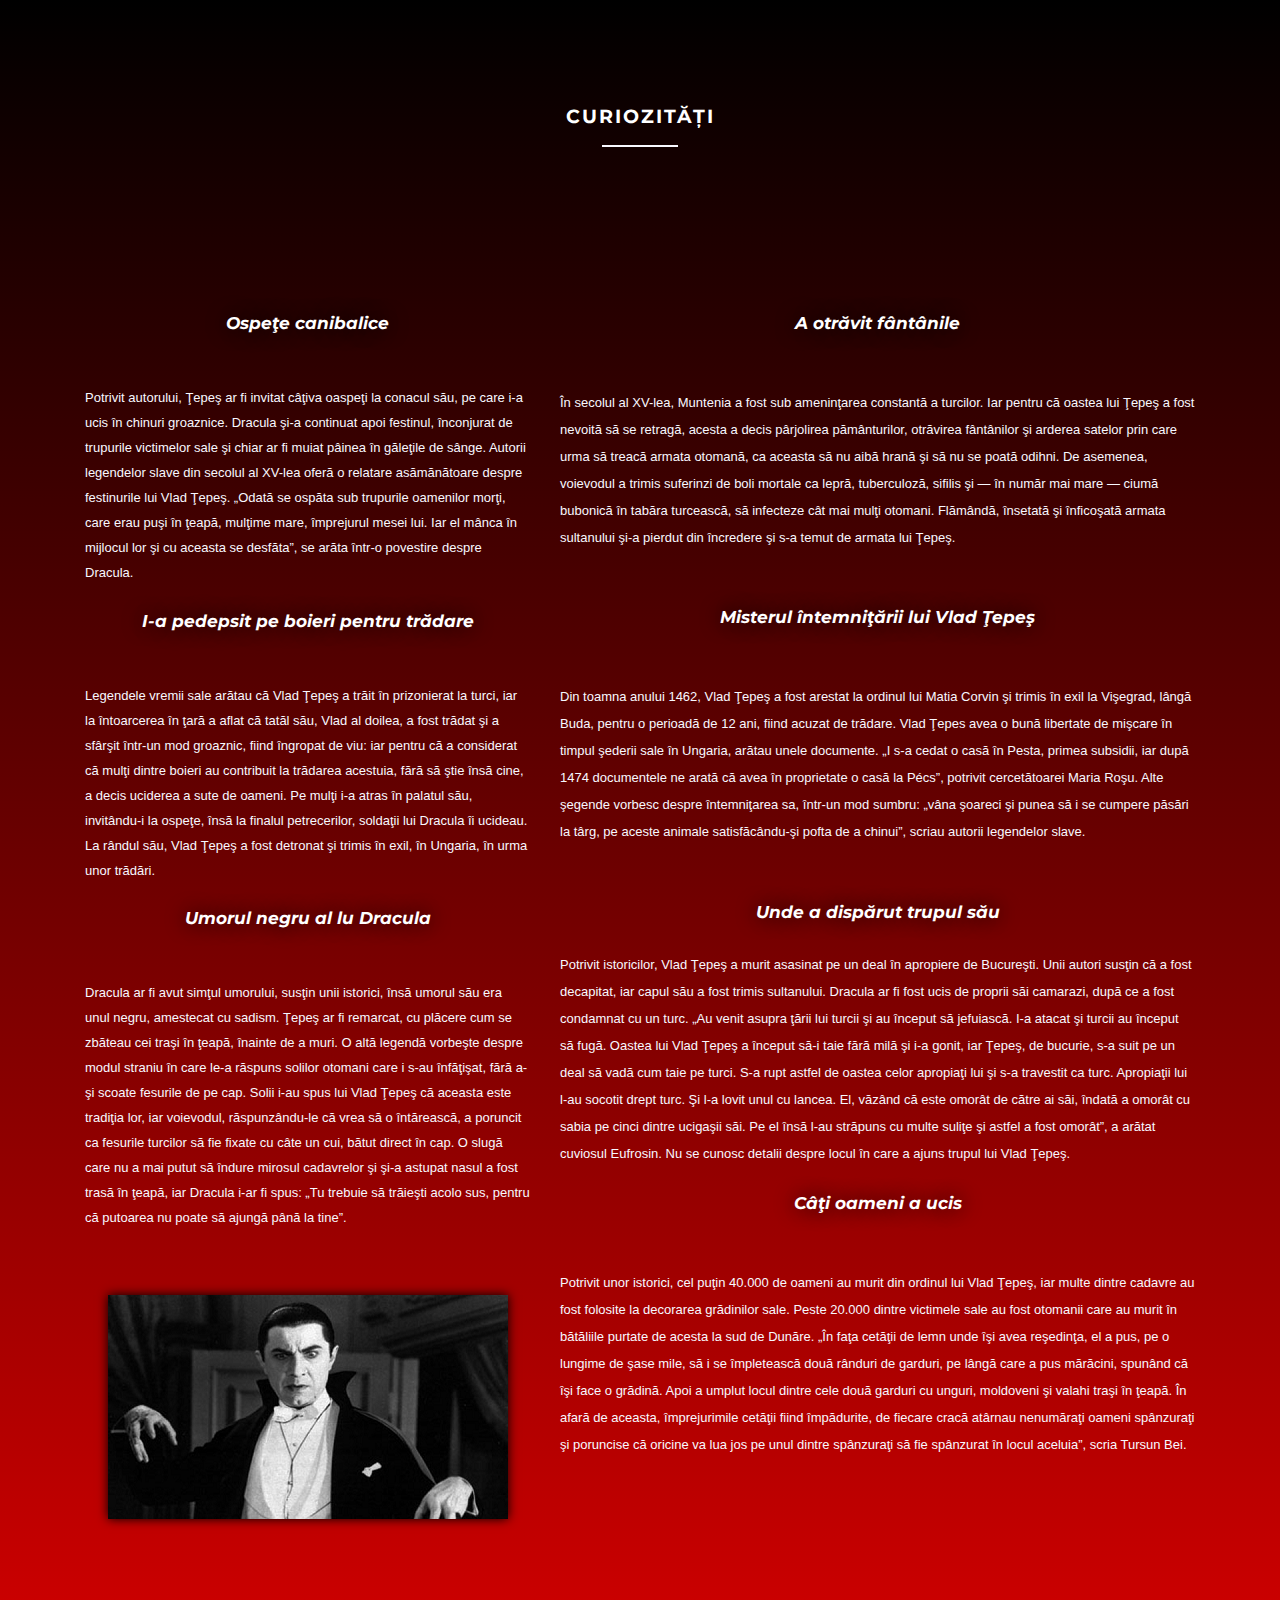
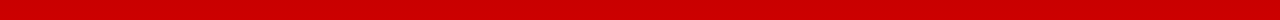
<file: curiozitati.html>
<!DOCTYPE html>
<!--[if lt IE 7 ]> <html class="ie ie6 no-js" lang="en"> <![endif]-->
<!--[if IE 7 ]>    <html class="ie ie7 no-js" lang="en"> <![endif]-->
<!--[if IE 8 ]>    <html class="ie ie8 no-js" lang="en"> <![endif]-->
<!--[if IE 9 ]>    <html class="ie ie9 no-js" lang="en"> <![endif]-->
<!--[if gt IE 9]><!--><html class="no-js" lang="en"><!--<![endif]-->
<head>
<meta name="viewport" content="width=device-width, initial-scale=1.0">
<meta charset="UTF-8" />
<meta http-equiv="X-UA-Compatible" content="IE=edge,chrome=1">
<!-- Metas Page details-->
<title>Vlad Țepeș</title>
<meta name="description" content="Istorie">
<meta name="author" content="Pănescu Roberta Mihaela">
<!-- Mobile Specific Metas-->
<meta name="viewport" content="width=device-width, initial-scale=1.0">
<!--main style-->
<link rel="stylesheet" type="text/css" media="screen" href="css/bootstrap.min.css">
<link rel="stylesheet" type="text/css" media="screen" href="css/main.css">
<!--google font style-->
<link href='http://fonts.googleapis.com/css?family=Montserrat:400,700' rel='stylesheet' type='text/css'> 
<!--font-family: 'Metrophobic', serif;-->
<link href='http://fonts.googleapis.com/css?family=Crimson+Text:400,600,400italic,600italic' rel='stylesheet' type='text/css'> 
<!--font-family: 'Open Sans', sans-serif;-->
<!-- font icon css style-->
<link rel="stylesheet" href="css/font-awesome.min.css">
<style>
p.impact {
  font-family: Calluna, Charcoal, sans-serif;
}
</style>
</head> 
  <!--Curiozitati start -->
  <section id="curios" class="curios">
  	<div class="container">
    	<div class="row">
        	<div class="col-md-12">
               <div class="heading">
			   <br>
                <h2><b>Curiozități</b></h2>  
<div class="w3-border">
    <div class="w3-container w3-margin-right w3-margin-left ">				
              </div>
            </div>
			<br><br>
			<br><br><br>
         <div class=" col-lg-5 col-md-7 col-sm-7 col-xs-12">
                <h5 style="text-align:center"><b><i>Ospeţe canibalice</i></b></h5>	
				<p class= "impact" style="text-align:left" ><br><br>Potrivit autorului, Ţepeş ar fi invitat câţiva oaspeţi la conacul său, pe care i-a ucis în chinuri groaznice. Dracula şi-a continuat apoi festinul, înconjurat de trupurile victimelor sale şi chiar ar fi muiat pâinea în găleţile de sânge. Autorii legendelor slave din secolul al XV-lea oferă o relatare asămănătoare despre festinurile lui Vlad Ţepeş. „Odată se ospăta sub trupurile oamenilor morţi, care erau puşi în ţeapă, mulţime mare, împrejurul mesei lui. Iar el mânca în mijlocul lor şi cu aceasta se desfăta”, se arăta într-o povestire despre Dracula.</p>
<br>
<h5 style="text-align:center"><b><i>I-a pedepsit pe boieri pentru trădare</i></b></h5>	
				<p class= "impact" style="text-align:left" ><br><br>Legendele vremii sale arătau că Vlad Ţepeş a trăit în prizonierat la turci, iar la întoarcerea în ţară a aflat că tatăl său, Vlad al doilea, a fost trădat şi a sfârşit într-un mod groaznic, fiind îngropat de viu: iar pentru că a considerat că mulţi dintre boieri au contribuit la trădarea acestuia, fără să ştie însă cine, a decis uciderea a sute de oameni. Pe mulţi i-a atras în palatul său, invitându-i la ospeţe, însă la finalul petrecerilor, soldaţii lui Dracula îi ucideau. La rândul său, Vlad Ţepeş a fost detronat şi trimis în exil, în Ungaria, în urma unor trădări.</p>
<br>
<h5 style="text-align:center"><b><i>Umorul negru al lu Dracula</i></b></h5>	
				<p class= "impact" style="text-align:left" ><br><br>Dracula ar fi avut simţul umorului, susţin unii istorici, însă umorul său era unul negru, amestecat cu sadism. Ţepeş ar fi remarcat, cu plăcere cum se zbăteau cei traşi în ţeapă, înainte de a muri. O altă legendă vorbeşte despre modul straniu în care le-a răspuns solilor otomani care i s-au înfăţişat, fără a-şi scoate fesurile de pe cap. Solii i-au spus lui Vlad Ţepeş că aceasta este tradiţia lor, iar voievodul, răspunzându-le că vrea să o întărească, a poruncit ca fesurile turcilor să fie fixate cu câte un cui, bătut direct în cap. O slugă care nu a mai putut să îndure mirosul cadavrelor şi şi-a astupat nasul a fost trasă în ţeapă, iar Dracula i-ar fi spus: „Tu trebuie să trăieşti acolo sus, pentru că putoarea nu poate să ajungă până la tine”.</p>
<br><br>
<img src="imagini/papa.png" class="center-left" >       
</div></div>
<div class=" col-lg-7 col-md-7 col-sm-7 col-xs-12">
<h5 style="text-align:center"><b><i>A otrăvit fântânile</i></b></h5>	
				<p class= "impact" style="text-align:left" ><br><br>În secolul al XV-lea, Muntenia a fost sub ameninţarea constantă a turcilor. Iar pentru că oastea lui Ţepeş a fost nevoită să se retragă, acesta a decis pârjolirea pământurilor, otrăvirea fântânilor şi arderea satelor prin care urma să treacă armata otomană, ca aceasta să nu aibă hrană şi să nu se poată odihni. De asemenea, voievodul a trimis suferinzi de boli mortale ca lepră, tuberculoză, sifilis şi — în număr mai mare — ciumă bubonică în tabăra turcească, să infecteze cât mai mulţi otomani. Flămândă, însetată şi înficoşată armata sultanului şi-a pierdut din încredere şi s-a temut de armata lui Ţepeş.</p>
<br><br>
<h5 style="text-align:center"><b><i>Misterul întemniţării lui Vlad Ţepeş</i></b></h5>	
				<p class= "impact" style="text-align:left" ><br><br>Din toamna anului 1462, Vlad Ţepeş a fost arestat la ordinul lui Matia Corvin şi trimis în exil la Vişegrad, lângă Buda, pentru o perioadă de 12 ani, fiind acuzat de trădare. Vlad Ţepes avea o bună libertate de mişcare în timpul şederii sale în Ungaria, arătau unele documente. „I s-a cedat o casă în Pesta, primea subsidii, iar după 1474 documentele ne arată că avea în proprietate o casă la Pécs”, potrivit cercetătoarei Maria Roşu. Alte şegende vorbesc despre întemniţarea sa, într-un mod sumbru: „vâna şoareci şi punea să i se cumpere păsări la târg, pe aceste animale satisfăcându-şi pofta de a chinui”, scriau autorii legendelor slave.</p>
<br><br>
<h5 style="text-align:center"><b><i>Unde a dispărut trupul său</i></b></h5>	
				<p class= "impact" style="text-align:left" ><br>Potrivit istoricilor, Vlad Ţepeş a murit asasinat pe un deal în apropiere de Bucureşti. Unii autori susţin că a fost decapitat, iar capul său a fost trimis sultanului. Dracula ar fi fost ucis de proprii săi camarazi, după ce a fost condamnat cu un turc. „Au venit asupra ţării lui turcii şi au început să jefuiască. I-a atacat şi turcii au început să fugă. Oastea lui Vlad Ţepeş a început să-i taie fără milă şi i-a gonit, iar Ţepeş, de bucurie, s-a suit pe un deal să vadă cum taie pe turci. S-a rupt astfel de oastea celor apropiaţi lui şi s-a travestit ca turc. Apropiaţii lui l-au socotit drept turc. Şi l-a lovit unul cu lancea. El, văzând că este omorât de către ai săi, îndată a omorât cu sabia pe cinci dintre ucigaşii săi. Pe el însă l-au străpuns cu multe suliţe şi astfel a fost omorât”, a arătat cuviosul Eufrosin. Nu se cunosc detalii despre locul în care a ajuns trupul lui Vlad Ţepeş.</p>
<br>
<h5 style="text-align:center"><b><i>Câţi oameni a ucis</i></b></h5>	
				<p class= "impact" style="text-align:left" ><br><br>Potrivit unor istorici, cel puţin 40.000 de oameni au murit din ordinul lui Vlad Ţepeş, iar multe dintre cadavre au fost folosite la decorarea grădinilor sale. Peste 20.000 dintre victimele sale au fost otomanii care au murit în bătăliile purtate de acesta la sud de Dunăre. „În faţa cetăţii de lemn unde îşi avea reşedinţa, el a pus, pe o lungime de şase mile, să i se împletească două rânduri de garduri, pe lângă care a pus mărăcini, spunând că îşi face o grădină. Apoi a umplut locul dintre cele două garduri cu unguri, moldoveni şi valahi traşi în ţeapă. În afară de aceasta, împrejurimile cetăţii fiind împădurite, de fiecare cracă atârnau nenumăraţi oameni spânzuraţi şi poruncise că oricine va lua jos pe unul dintre spânzuraţi să fie spânzurat în locul aceluia”, scria Tursun Bei.</p>
</p>
<br><br><br>
</section>
  <!--Curiozitati end -->
</file>
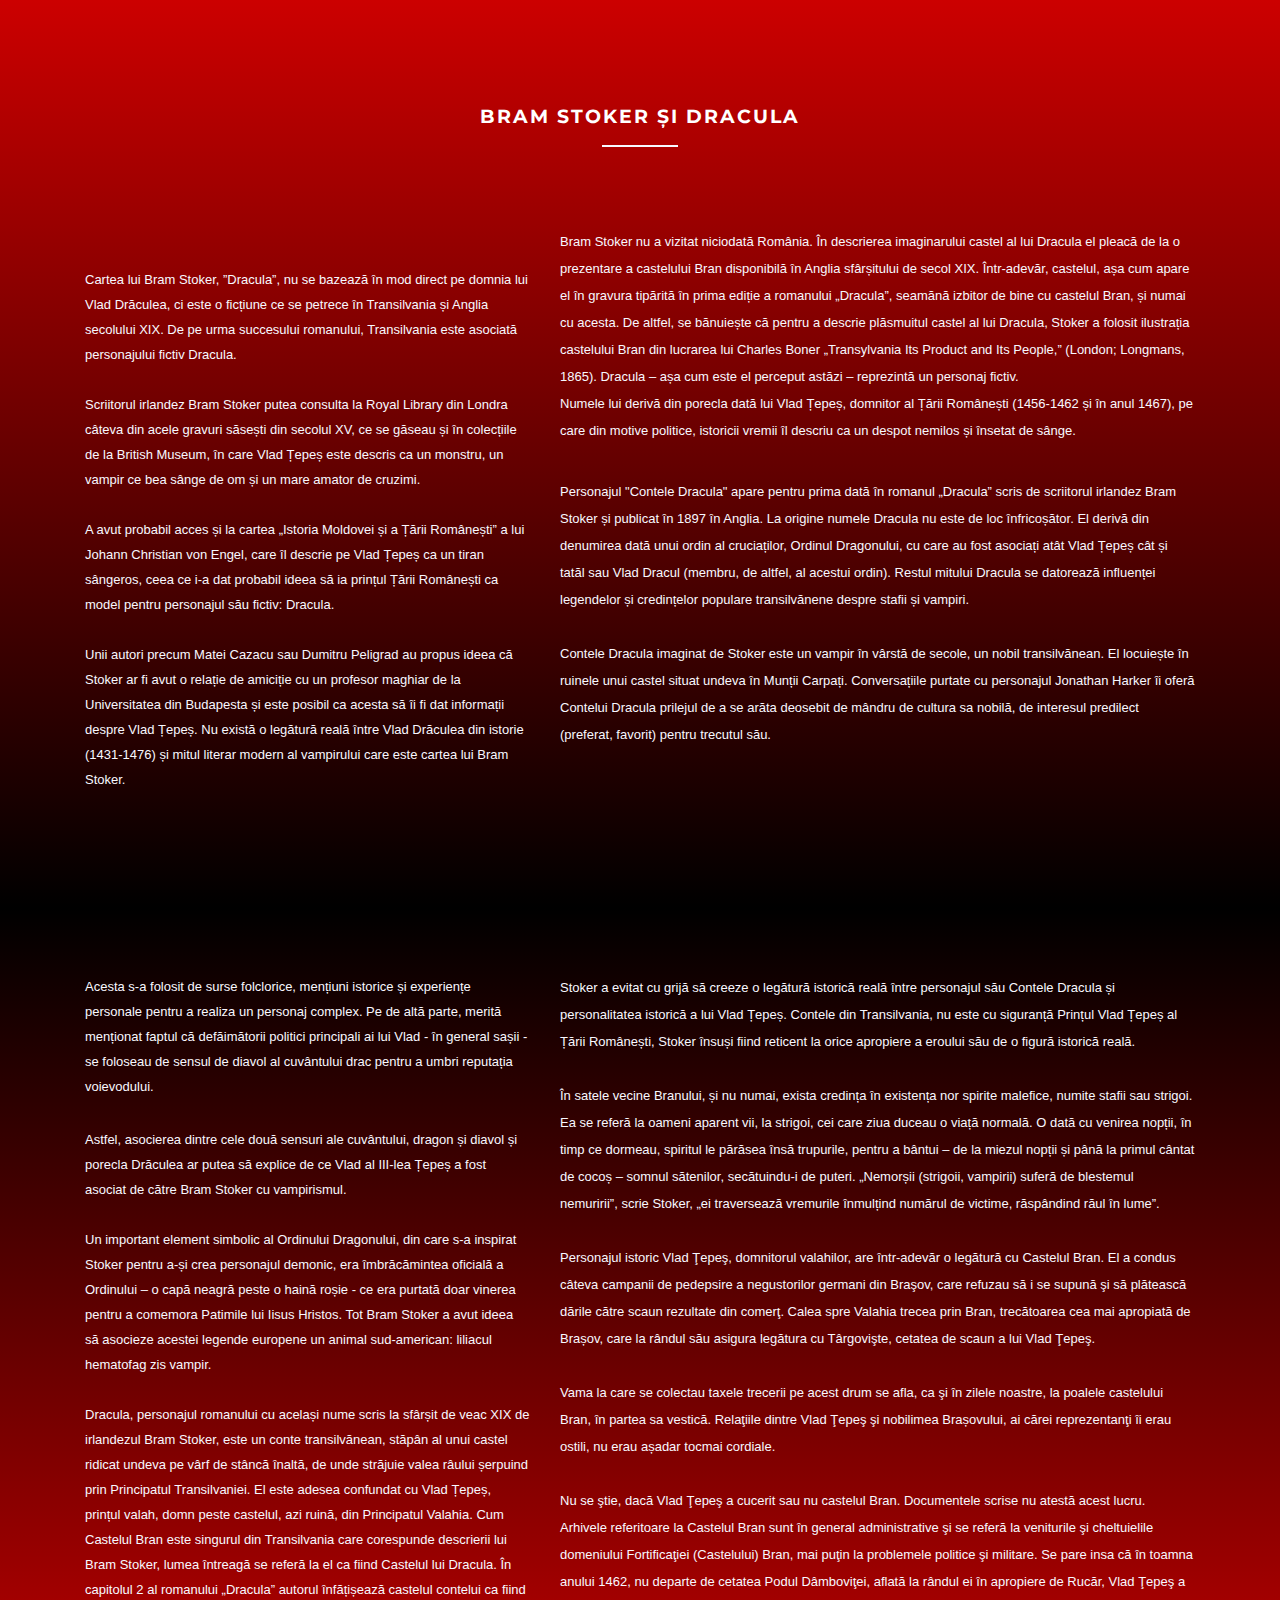
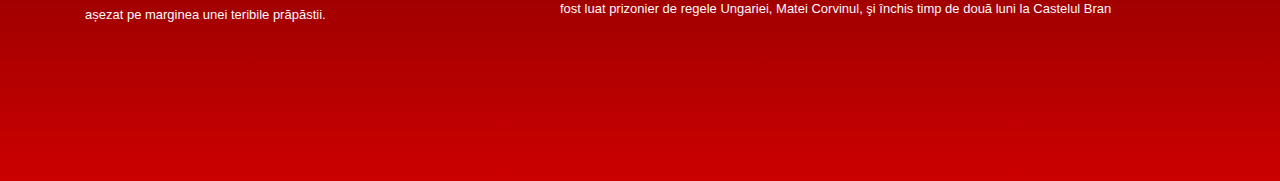
<file: legenda.html>
<!DOCTYPE html>
<!--[if lt IE 7 ]> <html class="ie ie6 no-js" lang="en"> <![endif]-->
<!--[if IE 7 ]>    <html class="ie ie7 no-js" lang="en"> <![endif]-->
<!--[if IE 8 ]>    <html class="ie ie8 no-js" lang="en"> <![endif]-->
<!--[if IE 9 ]>    <html class="ie ie9 no-js" lang="en"> <![endif]-->
<!--[if gt IE 9]><!--><html class="no-js" lang="en"><!--<![endif]-->
<head>
<meta name="viewport" content="width=device-width, initial-scale=1.0">
<meta charset="UTF-8" />
<meta http-equiv="X-UA-Compatible" content="IE=edge,chrome=1">
<!-- Metas Page details-->
<title>Vlad Țepeș</title>
<meta name="description" content="Istorie">
<meta name="author" content="Pănescu Roberta Mihaela">
<!-- Mobile Specific Metas-->
<meta name="viewport" content="width=device-width, initial-scale=1.0">
<!--main style-->
<link rel="stylesheet" type="text/css" media="screen" href="css/bootstrap.min.css">
<link rel="stylesheet" type="text/css" media="screen" href="css/main.css">
<!--google font style-->
<link href='http://fonts.googleapis.com/css?family=Montserrat:400,700' rel='stylesheet' type='text/css'> 
<!--font-family: 'Metrophobic', serif;-->
<link href='http://fonts.googleapis.com/css?family=Crimson+Text:400,600,400italic,600italic' rel='stylesheet' type='text/css'> 
<!--font-family: 'Open Sans', sans-serif;-->
<!-- font icon css style-->
<link rel="stylesheet" href="css/font-awesome.min.css">
<style>
p.impact {
  font-family: Calluna, Charcoal, sans-serif;
}
</style>
</head> 
  <!--Skillset start -->
  <section id="skillset" class="skillset">
  	<div class="container">
    	<div class="row">
        	<div class="col-md-12">
               <div class="heading">
			   <br>
                <h2><b>Bram Stoker și Dracula</b></h2>  
<div class="w3-border">
    <div class="w3-container w3-margin-right w3-margin-left ">				
              </div>
            </div>
         <div class=" col-lg-5 col-md-7 col-sm-7 col-xs-12">            	
				<p class= "impact" style="text-align:left" ><br><br><br><br>Cartea lui Bram Stoker, ”Dracula”, nu se bazează în mod direct pe domnia lui Vlad Drăculea, ci este o ficțiune ce se petrece în Transilvania și Anglia secolului XIX. De pe urma succesului romanului, Transilvania este asociată personajului fictiv Dracula.
<br><br>
Scriitorul irlandez Bram Stoker putea consulta la Royal Library din Londra câteva din acele gravuri săsești din secolul XV, ce se găseau și în colecțiile de la British Museum, în care Vlad Țepeș este descris ca un
monstru, un vampir ce bea sânge de om și un mare amator de cruzimi. 
<br><br>
A avut probabil acces și la cartea „Istoria Moldovei și a Țării Românești” a lui Johann Christian von Engel, care îl descrie pe Vlad Țepeș ca un tiran
sângeros, ceea ce i-a dat probabil ideea să ia prințul Țării Românești ca model pentru personajul său fictiv: Dracula. 
<br><br>
Unii autori precum Matei Cazacu sau Dumitru Peligrad au propus
ideea că Stoker ar fi avut o relație de amiciție cu un profesor maghiar de la Universitatea din Budapesta și este posibil ca acesta să îi fi dat informații despre Vlad Țepeș. Nu există o legătură reală între Vlad
Drăculea din istorie (1431-1476) și mitul literar modern al vampirului care este cartea lui Bram Stoker. 
</p>
</div></div>
<div class=" col-lg-7 col-md-7 col-sm-7 col-xs-12">
<br><br>
<p class= "impact">Bram Stoker nu a vizitat niciodată România. În descrierea imaginarului castel al lui Dracula el pleacă de la o prezentare a castelului
Bran disponibilă în Anglia sfârșitului de secol XIX. Într-adevăr, castelul, așa cum apare el în gravura tipărită în prima ediție a romanului „Dracula”,
seamănă izbitor de bine cu castelul Bran, și numai cu acesta. De altfel, se bănuiește că pentru a descrie plăsmuitul castel al lui Dracula, Stoker a
folosit ilustrația castelului Bran din lucrarea lui Charles Boner „Transylvania Its Product and Its People,” (London; Longmans, 1865).
Dracula – așa cum este el perceput astăzi – reprezintă un personaj fictiv.<br> Numele lui derivă din porecla dată lui Vlad Țepeș, domnitor al Țării
Românești (1456-1462 și în anul 1467), pe care din motive politice, istoricii vremii îl descriu ca un despot nemilos și însetat de sânge.
</p>
<br><p class= "impact" style="text-align:left">Personajul "Contele Dracula" apare pentru prima dată în romanul „Dracula” scris de scriitorul irlandez Bram Stoker și publicat în 1897 în Anglia. 
La origine numele Dracula nu este de loc înfricoșător. El derivă din denumirea dată unui ordin al cruciaților, Ordinul Dragonului, cu care au fost asociați atât Vlad Țepeș
cât și tatăl sau Vlad Dracul (membru, de altfel, al acestui ordin). Restul mitului Dracula se datorează influenței legendelor și credințelor populare transilvănene despre stafii și vampiri.
<br><br>
Contele Dracula imaginat de Stoker este un vampir în vârstă de secole, un nobil transilvănean. El locuiește în ruinele unui castel situat undeva în Munții Carpați. Conversațiile purtate cu personajul Jonathan
Harker îi oferă Contelui Dracula prilejul de a se arăta deosebit de mândru de cultura sa nobilă, de interesul predilect (preferat, favorit) pentru trecutul său. 
</p>
<br><br><br>
</div>	
</section>
  <!--Skillset end -->
  
  <!--Legend start -->
  <section id="legend" class="legend">
  	<div class="container">
    	<div class="row">
        	<div class="col-md-12">
               <div class="heading">
<div class="w3-border">
    <div class="w3-container w3-margin-right w3-margin-left ">				
              </div>
            </div>
         <div class=" col-lg-5 col-md-7 col-sm-7 col-xs-12">	
				<p class= "impact" style="text-align:left">Acesta s-a folosit de surse folclorice, mențiuni istorice și experiențe personale pentru a realiza un personaj complex.
Pe de altă parte, merită menționat faptul că defăimătorii politici principali ai lui Vlad - în general sașii - se foloseau de sensul de diavol al cuvântului drac pentru a umbri reputația voievodului.
<br><br>
<p class= "impact" style="text-align:left">Astfel, asocierea dintre cele două sensuri ale cuvântului, dragon și diavol și porecla Drăculea ar putea să explice de ce Vlad al III-lea Țepeș a fost asociat de către Bram Stoker cu vampirismul. 
<br><br>
Un important element simbolic al Ordinului Dragonului, din care s-a inspirat Stoker pentru a-și crea personajul demonic, era îmbrăcămintea oficială a Ordinului – o capă neagră peste o haină roșie - ce era purtată doar vinerea pentru a
comemora Patimile lui Iisus Hristos. Tot Bram Stoker a avut ideea să asocieze acestei legende europene un animal sud-american: liliacul hematofag zis vampir. 
<br><br>
Dracula, personajul romanului cu același nume scris la sfârșit de veac XIX de irlandezul Bram Stoker, este un conte transilvănean, stăpân
al unui castel ridicat undeva pe vârf de stâncă înaltă, de unde străjuie valea râului șerpuind prin Principatul Transilvaniei. El este adesea
confundat cu Vlad Țepeș, prințul valah, domn peste castelul, azi ruină, din Principatul Valahia. Cum Castelul Bran este singurul din Transilvania care
corespunde descrierii lui Bram Stoker, lumea întreagă se referă la el ca fiind Castelul lui Dracula. În capitolul 2 al romanului „Dracula” autorul
înfățișează castelul contelui ca fiind așezat pe marginea unei teribile prăpăstii.
</p>
</div></div>
<div class=" col-lg-7 col-md-7 col-sm-7 col-xs-12">
<p class= "impact" style="text-align:left">Stoker a evitat cu grijă să creeze o legătură istorică reală
între personajul său Contele Dracula și personalitatea istorică a lui Vlad Țepeș. Contele din Transilvania, nu este cu siguranță Prințul Vlad Țepeș al Țării Românești, 
Stoker însuși fiind reticent la orice apropiere a eroului său de o figură istorică reală.
<br><br>
În satele vecine Branului, și nu numai, exista credința în existența nor spirite malefice, numite stafii sau strigoi. Ea se referă la oameni aparent vii, la strigoi, cei care ziua duceau o viață normală. O dată cu
venirea nopții, în timp ce dormeau, spiritul le părăsea însă trupurile, pentru a bântui – de la miezul nopții și până la primul cântat de cocoș – somnul sătenilor, secătuindu-i de puteri. „Nemorșii (strigoii, vampirii)
suferă de blestemul nemuririi”, scrie Stoker, „ei traversează vremurile înmulțind numărul de victime, răspândind răul în lume”.
<br><br>
Personajul istoric Vlad Ţepeş, domnitorul valahilor, are într-adevăr o legătură cu Castelul Bran. El a condus câteva campanii de pedepsire a negustorilor germani din Braşov, care refuzau să i se supună şi să plătească dările către scaun rezultate din comerţ.
Calea spre Valahia trecea prin Bran, trecătoarea cea mai apropiată de Brașov, care la rândul său asigura legătura cu Târgovişte, cetatea de scaun a lui Vlad Ţepeş.
<br><br>
Vama la care se colectau taxele trecerii pe acest drum se afla, ca şi în zilele noastre, la poalele castelului Bran, în partea sa vestică. Relaţiile dintre Vlad Ţepeş şi nobilimea Brașovului, ai cărei reprezentanţi îi erau ostili, nu erau așadar tocmai cordiale.
<br><br>
Nu se ştie, dacă Vlad Ţepeş a cucerit sau nu castelul Bran. Documentele scrise nu atestă acest lucru. Arhivele referitoare la Castelul Bran sunt în general administrative şi se referă la veniturile şi cheltuielile domeniului Fortificaţiei (Castelului) Bran, mai puţin la problemele politice şi militare.
Se pare insa că în toamna anului 1462, nu departe de cetatea Podul Dâmboviţei, aflată la rândul ei în apropiere de Rucăr, Vlad Ţepeş a fost luat prizonier de regele Ungariei, Matei Corvinul, şi închis timp de două luni la Castelul Bran
</p>
<br><br><br>
</div>
</section>
  <!--Legend end -->
</file>
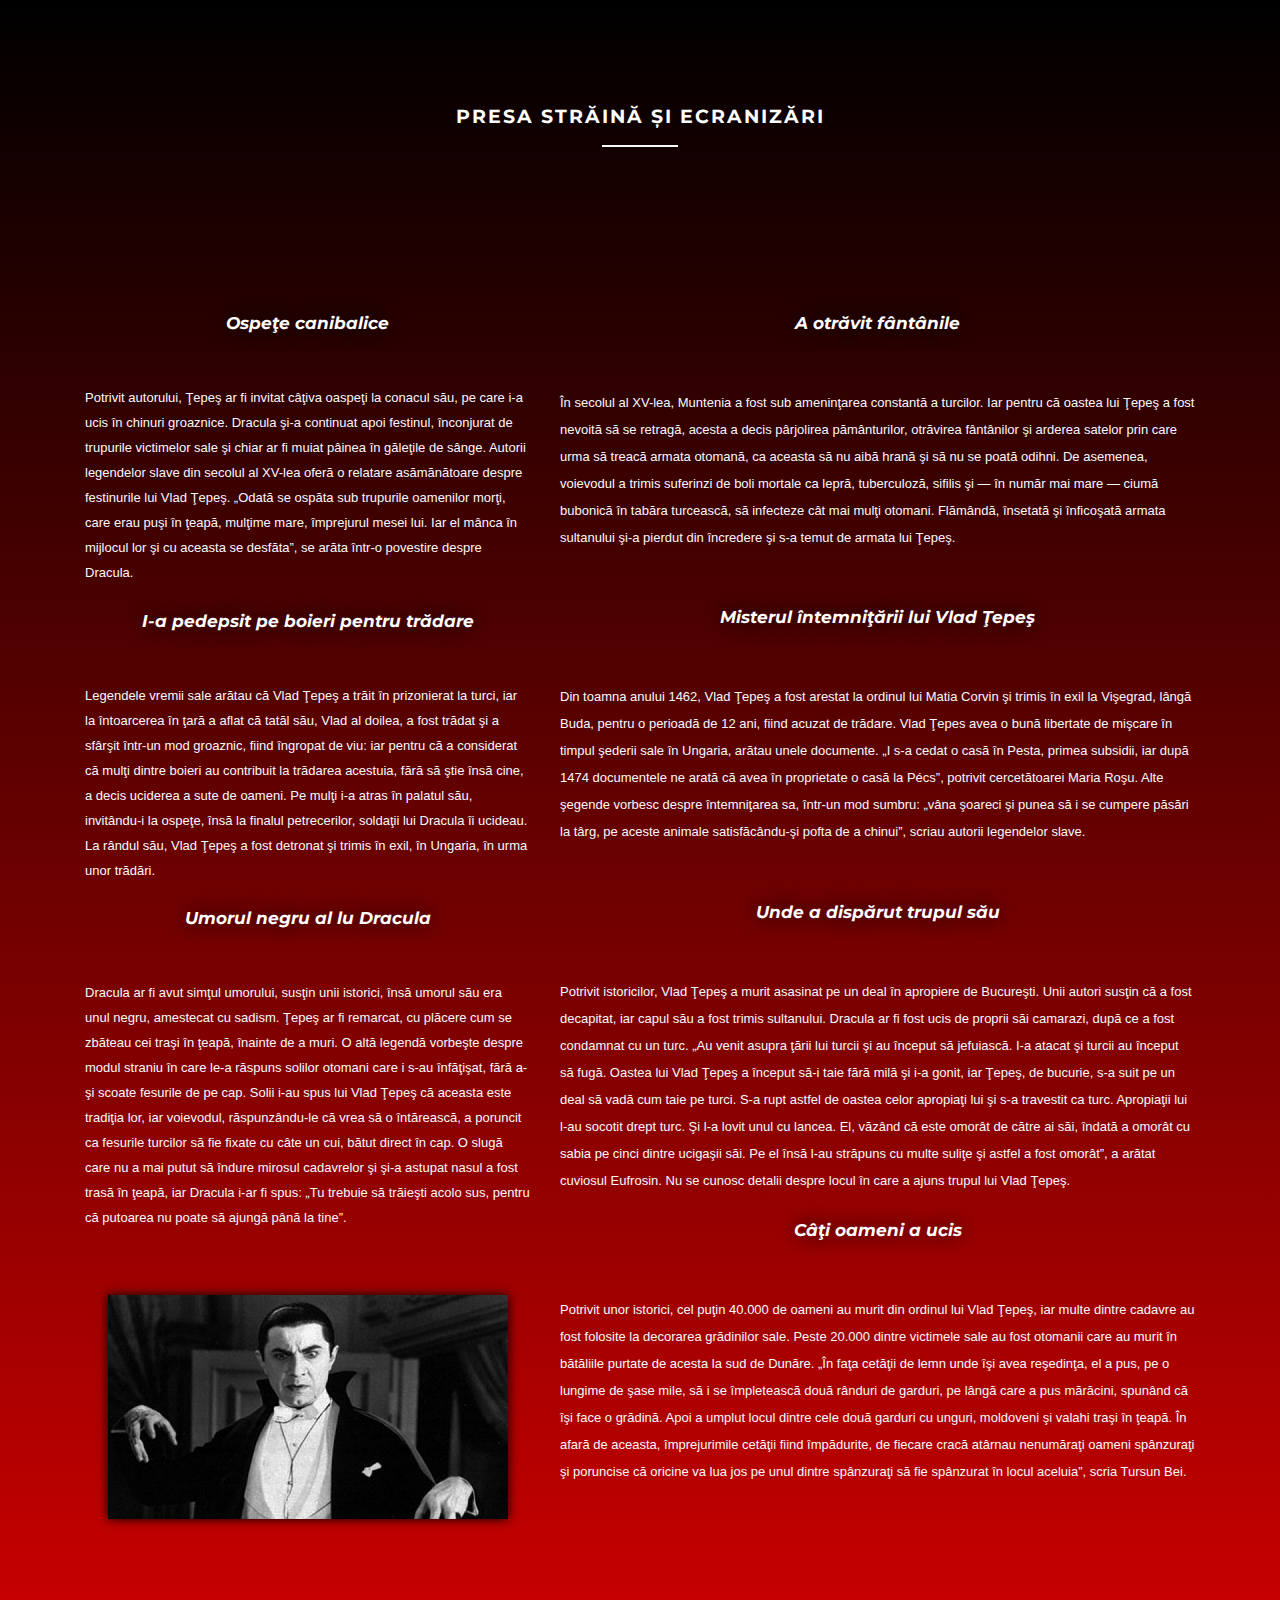
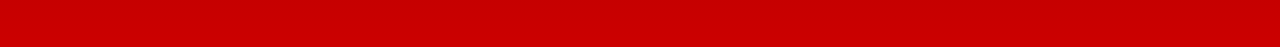
<file: presa.html>
<!DOCTYPE html>
<!--[if lt IE 7 ]> <html class="ie ie6 no-js" lang="en"> <![endif]-->
<!--[if IE 7 ]>    <html class="ie ie7 no-js" lang="en"> <![endif]-->
<!--[if IE 8 ]>    <html class="ie ie8 no-js" lang="en"> <![endif]-->
<!--[if IE 9 ]>    <html class="ie ie9 no-js" lang="en"> <![endif]-->
<!--[if gt IE 9]><!--><html class="no-js" lang="en"><!--<![endif]-->
<head>
<meta name="viewport" content="width=device-width, initial-scale=1.0">
<meta charset="UTF-8" />
<meta http-equiv="X-UA-Compatible" content="IE=edge,chrome=1">
<!-- Metas Page details-->
<title>Vlad Țepeș</title>
<meta name="description" content="Istorie">
<meta name="author" content="Pănescu Roberta Mihaela">
<!-- Mobile Specific Metas-->
<meta name="viewport" content="width=device-width, initial-scale=1.0">
<!--main style-->
<link rel="stylesheet" type="text/css" media="screen" href="css/bootstrap.min.css">
<link rel="stylesheet" type="text/css" media="screen" href="css/main.css">
<!--google font style-->
<link href='http://fonts.googleapis.com/css?family=Montserrat:400,700' rel='stylesheet' type='text/css'> 
<!--font-family: 'Metrophobic', serif;-->
<link href='http://fonts.googleapis.com/css?family=Crimson+Text:400,600,400italic,600italic' rel='stylesheet' type='text/css'> 
<!--font-family: 'Open Sans', sans-serif;-->
<!-- font icon css style-->
<link rel="stylesheet" href="css/font-awesome.min.css">
<style>
p.impact {
  font-family: Calluna, Charcoal, sans-serif;
}
</style>
</head> 
  <!--Curiozitati start -->
  <section id="curios" class="curios">
  	<div class="container">
    	<div class="row">
        	<div class="col-md-12">
               <div class="heading">
			   <br>
                <h2><b>Presa străină și ecranizări</b></h2>  
<div class="w3-border">
    <div class="w3-container w3-margin-right w3-margin-left ">				
              </div>
            </div>
			<br><br>
			<br><br><br>
         <div class=" col-lg-5 col-md-7 col-sm-7 col-xs-12">
                <h5 style="text-align:center"><b><i>Ospeţe canibalice</i></b></h5>	
				<p class= "impact" style="text-align:left" ><br><br>Potrivit autorului, Ţepeş ar fi invitat câţiva oaspeţi la conacul său, pe care i-a ucis în chinuri groaznice. Dracula şi-a continuat apoi festinul, înconjurat de trupurile victimelor sale şi chiar ar fi muiat pâinea în găleţile de sânge. Autorii legendelor slave din secolul al XV-lea oferă o relatare asămănătoare despre festinurile lui Vlad Ţepeş. „Odată se ospăta sub trupurile oamenilor morţi, care erau puşi în ţeapă, mulţime mare, împrejurul mesei lui. Iar el mânca în mijlocul lor şi cu aceasta se desfăta”, se arăta într-o povestire despre Dracula.</p>
<br>
<h5 style="text-align:center"><b><i>I-a pedepsit pe boieri pentru trădare</i></b></h5>	
				<p class= "impact" style="text-align:left" ><br><br>Legendele vremii sale arătau că Vlad Ţepeş a trăit în prizonierat la turci, iar la întoarcerea în ţară a aflat că tatăl său, Vlad al doilea, a fost trădat şi a sfârşit într-un mod groaznic, fiind îngropat de viu: iar pentru că a considerat că mulţi dintre boieri au contribuit la trădarea acestuia, fără să ştie însă cine, a decis uciderea a sute de oameni. Pe mulţi i-a atras în palatul său, invitându-i la ospeţe, însă la finalul petrecerilor, soldaţii lui Dracula îi ucideau. La rândul său, Vlad Ţepeş a fost detronat şi trimis în exil, în Ungaria, în urma unor trădări.</p>
<br>
<h5 style="text-align:center"><b><i>Umorul negru al lu Dracula</i></b></h5>	
				<p class= "impact" style="text-align:left" ><br><br>Dracula ar fi avut simţul umorului, susţin unii istorici, însă umorul său era unul negru, amestecat cu sadism. Ţepeş ar fi remarcat, cu plăcere cum se zbăteau cei traşi în ţeapă, înainte de a muri. O altă legendă vorbeşte despre modul straniu în care le-a răspuns solilor otomani care i s-au înfăţişat, fără a-şi scoate fesurile de pe cap. Solii i-au spus lui Vlad Ţepeş că aceasta este tradiţia lor, iar voievodul, răspunzându-le că vrea să o întărească, a poruncit ca fesurile turcilor să fie fixate cu câte un cui, bătut direct în cap. O slugă care nu a mai putut să îndure mirosul cadavrelor şi şi-a astupat nasul a fost trasă în ţeapă, iar Dracula i-ar fi spus: „Tu trebuie să trăieşti acolo sus, pentru că putoarea nu poate să ajungă până la tine”.</p>
<br><br>
<img src="imagini/papa.png" class="center-left" >       
</div></div>
<div class=" col-lg-7 col-md-7 col-sm-7 col-xs-12">
<h5 style="text-align:center"><b><i>A otrăvit fântânile</i></b></h5>	
				<p class= "impact" style="text-align:left" ><br><br>În secolul al XV-lea, Muntenia a fost sub ameninţarea constantă a turcilor. Iar pentru că oastea lui Ţepeş a fost nevoită să se retragă, acesta a decis pârjolirea pământurilor, otrăvirea fântânilor şi arderea satelor prin care urma să treacă armata otomană, ca aceasta să nu aibă hrană şi să nu se poată odihni. De asemenea, voievodul a trimis suferinzi de boli mortale ca lepră, tuberculoză, sifilis şi — în număr mai mare — ciumă bubonică în tabăra turcească, să infecteze cât mai mulţi otomani. Flămândă, însetată şi înficoşată armata sultanului şi-a pierdut din încredere şi s-a temut de armata lui Ţepeş.</p>
<br><br>
<h5 style="text-align:center"><b><i>Misterul întemniţării lui Vlad Ţepeş</i></b></h5>	
				<p class= "impact" style="text-align:left" ><br><br>Din toamna anului 1462, Vlad Ţepeş a fost arestat la ordinul lui Matia Corvin şi trimis în exil la Vişegrad, lângă Buda, pentru o perioadă de 12 ani, fiind acuzat de trădare. Vlad Ţepes avea o bună libertate de mişcare în timpul şederii sale în Ungaria, arătau unele documente. „I s-a cedat o casă în Pesta, primea subsidii, iar după 1474 documentele ne arată că avea în proprietate o casă la Pécs”, potrivit cercetătoarei Maria Roşu. Alte şegende vorbesc despre întemniţarea sa, într-un mod sumbru: „vâna şoareci şi punea să i se cumpere păsări la târg, pe aceste animale satisfăcându-şi pofta de a chinui”, scriau autorii legendelor slave.</p>
<br><br>
<h5 style="text-align:center"><b><i>Unde a dispărut trupul său</i></b></h5>	
				<p class= "impact" style="text-align:left" ><br><br>Potrivit istoricilor, Vlad Ţepeş a murit asasinat pe un deal în apropiere de Bucureşti. Unii autori susţin că a fost decapitat, iar capul său a fost trimis sultanului. Dracula ar fi fost ucis de proprii săi camarazi, după ce a fost condamnat cu un turc. „Au venit asupra ţării lui turcii şi au început să jefuiască. I-a atacat şi turcii au început să fugă. Oastea lui Vlad Ţepeş a început să-i taie fără milă şi i-a gonit, iar Ţepeş, de bucurie, s-a suit pe un deal să vadă cum taie pe turci. S-a rupt astfel de oastea celor apropiaţi lui şi s-a travestit ca turc. Apropiaţii lui l-au socotit drept turc. Şi l-a lovit unul cu lancea. El, văzând că este omorât de către ai săi, îndată a omorât cu sabia pe cinci dintre ucigaşii săi. Pe el însă l-au străpuns cu multe suliţe şi astfel a fost omorât”, a arătat cuviosul Eufrosin. Nu se cunosc detalii despre locul în care a ajuns trupul lui Vlad Ţepeş.</p>
<br>
<h5 style="text-align:center"><b><i>Câţi oameni a ucis</i></b></h5>	
				<p class= "impact" style="text-align:left" ><br><br>Potrivit unor istorici, cel puţin 40.000 de oameni au murit din ordinul lui Vlad Ţepeş, iar multe dintre cadavre au fost folosite la decorarea grădinilor sale. Peste 20.000 dintre victimele sale au fost otomanii care au murit în bătăliile purtate de acesta la sud de Dunăre. „În faţa cetăţii de lemn unde îşi avea reşedinţa, el a pus, pe o lungime de şase mile, să i se împletească două rânduri de garduri, pe lângă care a pus mărăcini, spunând că îşi face o grădină. Apoi a umplut locul dintre cele două garduri cu unguri, moldoveni şi valahi traşi în ţeapă. În afară de aceasta, împrejurimile cetăţii fiind împădurite, de fiecare cracă atârnau nenumăraţi oameni spânzuraţi şi poruncise că oricine va lua jos pe unul dintre spânzuraţi să fie spânzurat în locul aceluia”, scria Tursun Bei.</p>
</p>
<br><br><br>
</section>
  <!--Curiozitati end -->
</file>
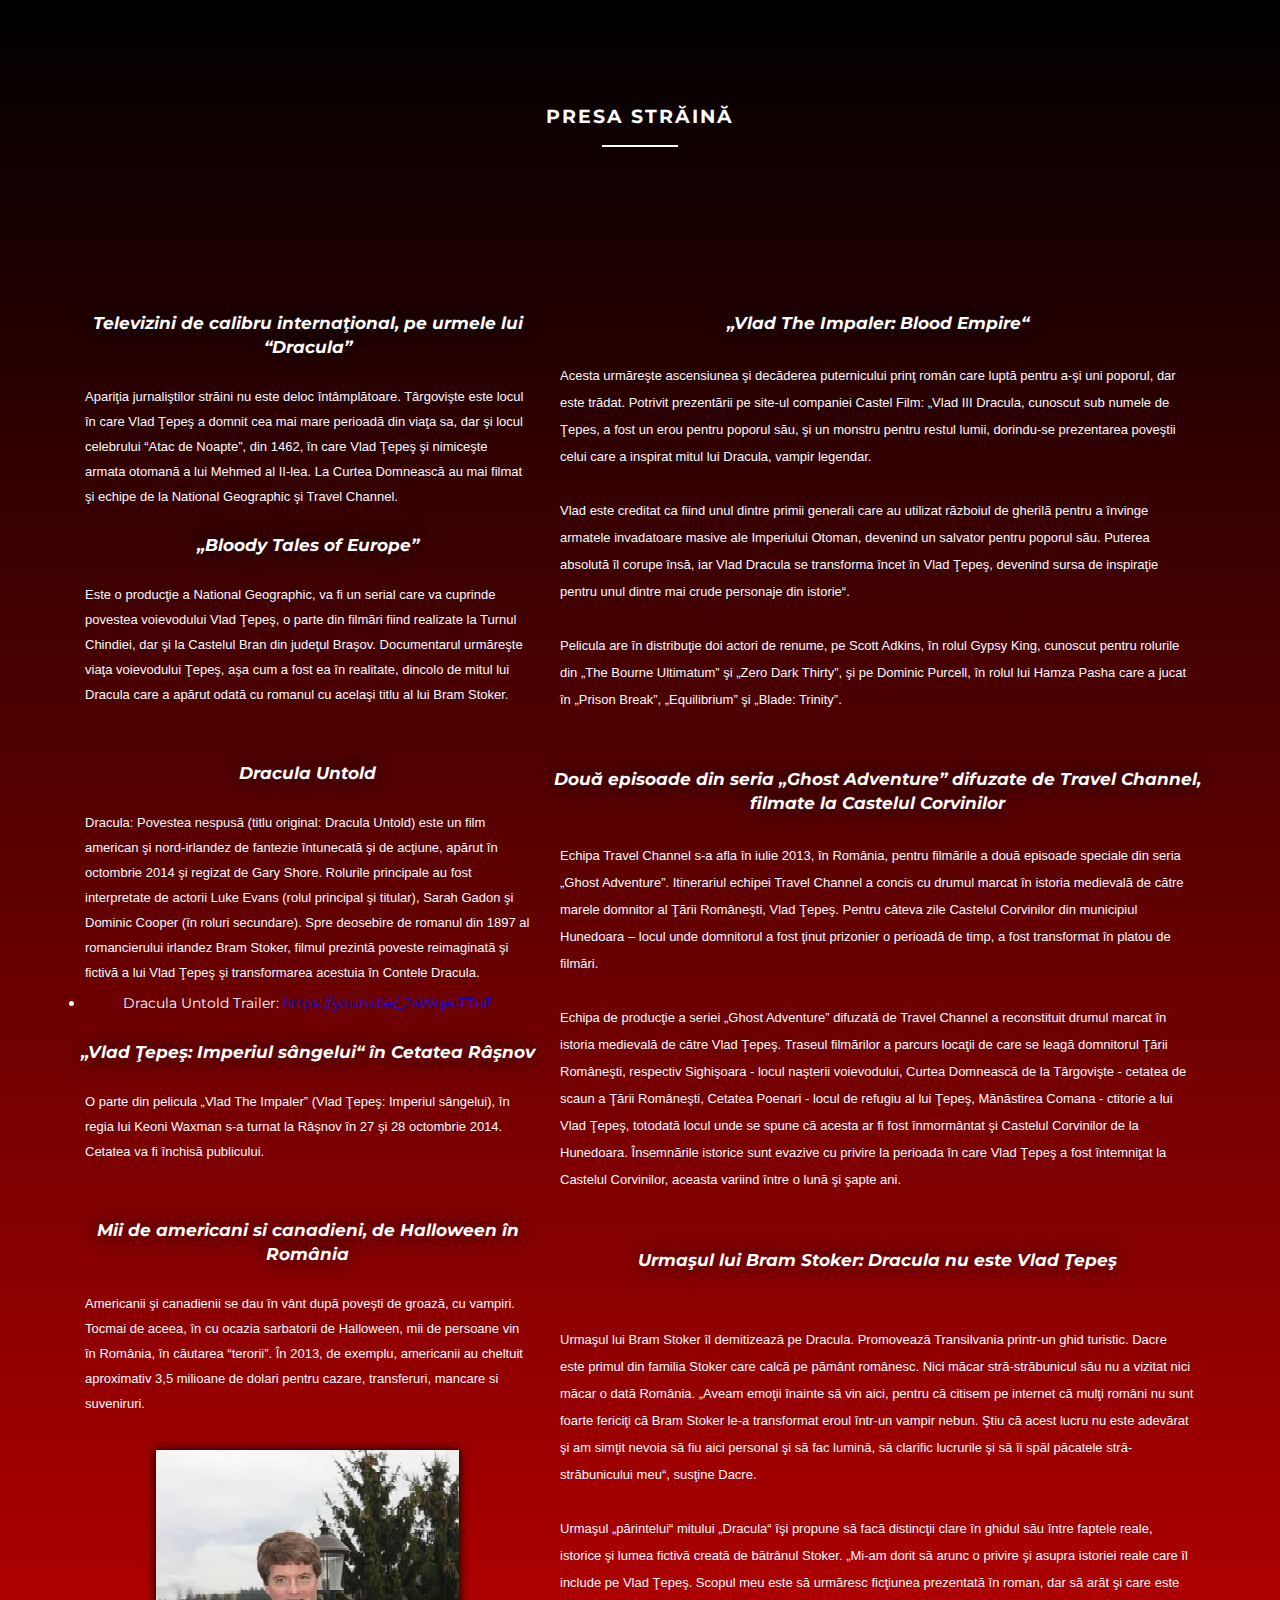
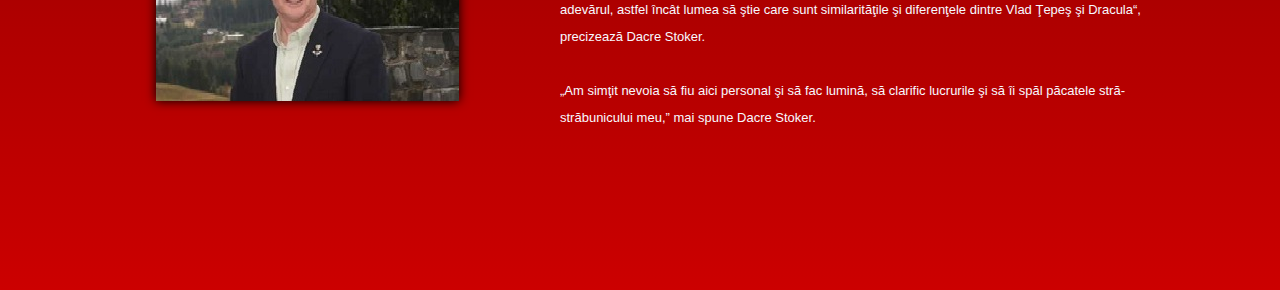
<file: presa_straina.html>
<!DOCTYPE html>
<!--[if lt IE 7 ]> <html class="ie ie6 no-js" lang="en"> <![endif]-->
<!--[if IE 7 ]>    <html class="ie ie7 no-js" lang="en"> <![endif]-->
<!--[if IE 8 ]>    <html class="ie ie8 no-js" lang="en"> <![endif]-->
<!--[if IE 9 ]>    <html class="ie ie9 no-js" lang="en"> <![endif]-->
<!--[if gt IE 9]><!--><html class="no-js" lang="en"><!--<![endif]-->
<head>
<meta name="viewport" content="width=device-width, initial-scale=1.0">
<meta charset="UTF-8" />
<meta http-equiv="X-UA-Compatible" content="IE=edge,chrome=1">
<!-- Metas Page details-->
<title>Vlad Țepeș</title>
<meta name="description" content="Istorie">
<meta name="author" content="Pănescu Roberta Mihaela">
<!-- Mobile Specific Metas-->
<meta name="viewport" content="width=device-width, initial-scale=1.0">
<!--main style-->
<link rel="stylesheet" type="text/css" media="screen" href="css/bootstrap.min.css">
<link rel="stylesheet" type="text/css" media="screen" href="css/main.css">
<!--google font style-->
<link href='http://fonts.googleapis.com/css?family=Montserrat:400,700' rel='stylesheet' type='text/css'> 
<!--font-family: 'Metrophobic', serif;-->
<link href='http://fonts.googleapis.com/css?family=Crimson+Text:400,600,400italic,600italic' rel='stylesheet' type='text/css'> 
<!--font-family: 'Open Sans', sans-serif;-->
<!-- font icon css style-->
<link rel="stylesheet" href="css/font-awesome.min.css">
<style>
p.impact {
  font-family: Calluna, Charcoal, sans-serif;
}
</style>
</head> 
  <!--Curiozitati start -->
  <section id="curios" class="curios">
  	<div class="container">
    	<div class="row">
        	<div class="col-md-12">
               <div class="heading">
			   <br>
                <h2><b>Presa străină</b></h2>  
<div class="w3-border">
    <div class="w3-container w3-margin-right w3-margin-left ">				
              </div>
            </div>
			<br><br>
			<br><br><br>
         <div class=" col-lg-5 col-md-7 col-sm-7 col-xs-12">
                <h5 style="text-align:center"><b><i>Televizini de calibru internaţional, pe urmele lui “Dracula”</i></b></h5>	
				<p class= "impact" style="text-align:left" ><br>Apariţia jurnaliştilor străini nu este deloc întâmplătoare. Târgovişte este locul în care Vlad Ţepeş a domnit cea mai mare perioadă din viaţa sa, dar şi locul celebrului “Atac de Noapte”, din 1462, în care Vlad Ţepeş şi nimiceşte armata otomană a lui Mehmed al II-lea. La Curtea Domnească au mai filmat şi echipe de la National Geographic şi Travel Channel.</p>
<br>
<h5 style="text-align:center"><b><i>„Bloody Tales of Europe”</i></b></h5>	
				<p class= "impact" style="text-align:left" ><br>Este o producţie a National Geographic, va fi un serial care va cuprinde povestea voievodului Vlad Ţepeş, o parte din filmări fiind realizate la Turnul Chindiei, dar şi la Castelul Bran din judeţul Braşov. Documentarul urmăreşte viaţa voievodului Ţepeş, aşa cum a fost ea în realitate, dincolo de mitul lui Dracula care a apărut odată cu romanul cu acelaşi titlu al lui Bram Stoker. </p>
<br><br>
<h5 style="text-align:center"><b><i>Dracula Untold</i></b></h5>	
				<p class= "impact" style="text-align:left" ><br>Dracula: Povestea nespusă (titlu original: Dracula Untold) este un film american şi nord-irlandez de fantezie întunecată şi de acţiune, apărut în octombrie 2014  şi regizat de Gary Shore. Rolurile principale au fost interpretate de actorii Luke Evans (rolul principal şi titular), Sarah Gadon şi Dominic Cooper (în roluri secundare). Spre deosebire de romanul din 1897 al romancierului irlandez Bram Stoker, filmul prezintă poveste reimaginată şi fictivă a lui Vlad Ţepeş şi transformarea acestuia în Contele Dracula.</p>
<li>Dracula Untold Trailer: <a href="https://youtu.be/_2aWqecTTuE" style="color:blue;">https://youtu.be/_2aWqecTTuE</a></li>
<br>
    <h5 style="text-align:center"><b><i>„Vlad Ţepeş: Imperiul sângelui“ în Cetatea Râşnov</i></b></h5>	
				<p class= "impact" style="text-align:left" ><br>O parte din pelicula „Vlad The Impaler” (Vlad Ţepeş: Imperiul sângelui), în regia lui Keoni Waxman s-a turnat la Râşnov în 27 şi 28 octombrie 2014. Cetatea va fi închisă publicului.</p>
   <br><br>
   <h5 style="text-align:center"><b><i>Mii de americani si canadieni, de Halloween în România</i></b></h5>	
				<p class= "impact" style="text-align:left" ><br>Americanii şi canadienii se dau în vânt după poveşti de groază, cu vampiri. Tocmai de aceea, în cu ocazia sarbatorii de Halloween, mii de persoane vin în România, în căutarea “terorii”. În 2013, de exemplu, americanii au cheltuit aproximativ 3,5 milioane de dolari pentru cazare, transferuri, mancare si suveniruri.</p>
<br>
<img src="imagini/urmas.jpg" class="center-left" > 
</div></div>
<div class=" col-lg-7 col-md-7 col-sm-7 col-xs-12">

<h5 style="text-align:center"><b><i>„Vlad The Impaler: Blood Empire“</i></b></h5>	
				<p class= "impact" style="text-align:left" ><br>Acesta urmăreşte ascensiunea şi decăderea puternicului prinţ român care luptă pentru a-şi uni poporul, dar este trădat. Potrivit prezentării pe site-ul companiei Castel Film: „Vlad III Dracula, cunoscut sub numele de Ţepes, a fost un erou pentru poporul său, şi un monstru pentru restul lumii, 
				dorindu-se prezentarea poveştii celui care a inspirat mitul lui Dracula, vampir legendar. 
				<br><br>Vlad este creditat ca fiind unul dintre primii generali care au utilizat războiul de gherilă pentru a învinge armatele invadatoare masive ale Imperiului Otoman, devenind un salvator pentru poporul său. Puterea absolută îl corupe însă, iar Vlad Dracula se transforma încet în Vlad Ţepeş, devenind sursa de inspiraţie 
				pentru unul dintre mai crude personaje din istorie“.
				<br><br>Pelicula are în distribuţie doi actori de renume, pe Scott Adkins, în rolul Gypsy King, cunoscut pentru rolurile din „The Bourne Ultimatum” şi „Zero Dark Thirty”, şi pe Dominic Purcell, în rolul lui Hamza Pasha care a jucat în „Prison Break”, „Equilibrium” şi „Blade: Trinity”.</p>
<br><br>
<h5 style="text-align:center"><b><i>Două episoade din seria „Ghost Adventure” difuzate de Travel Channel, filmate la Castelul Corvinilor</i></b></h5>	
				<p class= "impact" style="text-align:left" ><br>Echipa Travel Channel s-a afla în iulie 2013, în România, pentru filmările a două episoade speciale din seria „Ghost Adventure”. Itinerariul echipei Travel Channel a
				concis cu drumul marcat în istoria medievală de către marele domnitor al Ţării Româneşti, Vlad Ţepeş. Pentru câteva zile Castelul Corvinilor din municipiul Hunedoara – locul unde domnitorul a fost ţinut prizonier o perioadă de timp, a fost transformat în platou de filmări.
				<br><br>Echipa de producţie a seriei „Ghost Adventure” difuzată de Travel Channel a reconstituit drumul marcat în istoria medievală de către Vlad Ţepeş. Traseul filmărilor a parcurs locaţii de care se leagă domnitorul Ţării Româneşti, respectiv Sighişoara  - locul naşterii voievodului, Curtea Domnească de la Târgovişte - cetatea de scaun a Ţării Româneşti, Cetatea Poenari - locul de refugiu al lui Ţepeş, Mănăstirea Comana - ctitorie a lui Vlad Ţepeş, totodată locul unde se spune că acesta ar fi fost înmormântat şi Castelul Corvinilor de la Hunedoara. Însemnările istorice sunt evazive cu privire la perioada în care Vlad Ţepeş a fost întemniţat la Castelul Corvinilor, aceasta variind între o lună şi şapte ani.</p>
<br><br>
<h5 style="text-align:center"><b><i>Urmaşul lui Bram Stoker: Dracula nu este Vlad Ţepeş</i></b></h5>	
				<p class= "impact" style="text-align:left" ><br><br>Urmaşul lui Bram Stoker îl demitizează pe Dracula. Promovează Transilvania printr-un ghid turistic. Dacre este primul din familia Stoker care calcă pe pământ românesc. Nici măcar stră-străbunicul său nu a vizitat nici măcar o dată România. „Aveam emoţii înainte să vin aici, pentru că citisem pe internet că mulţi români nu sunt foarte fericiţi că Bram Stoker le-a transformat eroul într-un vampir nebun. Ştiu că acest lucru nu este adevărat şi am simţit nevoia să fiu aici personal şi să fac lumină, să clarific lucrurile şi să îi spăl păcatele stră-străbunicului meu“, susţine Dacre.
				<br><br>Urmaşul „părintelui“ mitului „Dracula“ îşi propune să facă distincţii clare în ghidul său între faptele reale, istorice şi lumea fictivă creată de bătrânul Stoker. „Mi-am dorit să arunc o privire şi asupra istoriei reale care îl include pe Vlad Ţepeş. Scopul meu este să urmăresc ficţiunea prezentată în roman, dar să arăt şi care este adevărul, astfel încât lumea să ştie care sunt similarităţile şi diferenţele dintre Vlad Ţepeş şi Dracula“, precizează Dacre Stoker.
<br><br>„Am simţit nevoia să fiu aici personal şi să fac lumină, să clarific lucrurile şi să îi spăl păcatele stră-străbunicului meu,” mai  spune Dacre Stoker.</p>

<br><br><br>
</section>
  <!--Curiozitati end -->
</file>
<file: css/main.css>
/* ------------------------------------------------------------------------------

	Template Name: designstub
	Template URI: http://www.designstub.com/
	Description: Full Screen Design Agency Template
	Author: Andy
	Author URI: http://www.designstub.com
	License: GNU General Public License version 3.0
	License URI: http://www.gnu.org/licenses/gpl-3.0.html
	Version: 1.0
	
	1. CSS Reset
	2. Document Setup
	3. Header Part
		3.1 Menu Style
	4. About me Style
	5. Skills Style
	6. Experience Style
	7. Portfolio Style
	8. Contact Style
	9.Footer Style
	10.Responsive style
	11.Legend Style
	12.Bram Stoker Style
	13.Curiozitati Style
		
		
--------------------------------------------------------------------------------/*

/*----------------------------------------------------
	1. CSS Reset
------------------------------------------------------*/
* {
	padding:0;
	margin:0;
}
html { font-size: 100%; 
	-webkit-text-size-adjust: 100%; 
	-ms-text-size-adjust: 100%; 
	text-rendering: optimizelegibility; 
}
body {
	color:#f8f8ff;
	font-family: 'Montserrat', sans-serif;
	font-weight: 400;
	position:relative;
	background:#000;
	width:100%;
	height:100%;
	overflow: scroll;
	overflow-x: hidden;
	-webkit-font-smoothing: antialiased;
}
a {
	text-decoration:none;
	color:#333;
	outline:none;
}
img {
	max-width:160%;
}


/*----------------------------------------------------
	 2. Document Setup
------------------------------------------------------*/
.btn {
  background-color:rgba(0,0,0,.25);
  border: none;
  color: #F8F8FF;
  padding: 0px;
  text-align: center;
  font-size: 16px;
  margin: 4px 2px;
  transition: 0.3s;
}

.button {
    background-color: rgba(0,0,0,.25);
    border-bottom: solid 2px #f8f8ff !important;
    color: #FFFFFF;
    padding: 10px 25px;
    text-align: center;
    text-decoration: none;
    display: initial;
    font-size: 15px;
    margin: -60px 179px;
    cursor: pointer;
    box-shadow: 0 0 6px 0px #FFFFFF;
    text-shadow: 0 0 9px #FFFFFF;
            }
.buut{
    background-color: rgba(0,0,0,.25);
    border-bottom: solid 2px #f8f8ff !important;
    color: #FFFFFF;
    padding: 10px 25px;
    text-align: center;
    text-decoration: none;
    display: inline-block;
    font-size: 15px;
    margin: 20px 450px;
    cursor: pointer;
    box-shadow: 0 0 6px 0px #FFFFFF;
    text-shadow: 0 0 9px #FFFFFF;
	}
.butt {
    background-color: rgba(0,0,0,.25);
    border-bottom: solid 2px #f8f8ff !important;
    color: #FFFFFF;
    padding: 10px 35px;
    text-align: center;
    text-decoration: none;
    display: inline-block;
    font-size: 15px;
    margin: -100px 800px;
    cursor: pointer;
    box-shadow: 0 0 6px 0px #FFFFFF;
    text-shadow: 0 0 9px #FFFFFF;
            }
.wrapper{
	width:100%;
}
.spHeight{
	padding-top:63px;
}
.wrapper.noGap {
	padding-top:0;
}
.noMar{
	margin:0 !important;
}
.noPadd{
	padding:0px !important;
}

p{
	font-size:13px;
	line-height:27px;
	font-weight:400;
	padding-bottom:3px;
	margin:0px;
}
h1, h2, h3, h4, h5, h6, .h1, .h2, .h3, .h4, .h5, .h6 {
	color:#FFFFFF;
}
h1{
	font-family: 'Montserrat', sans-serif;
	font-size:33px;
	line-height:76px;
	font-weight:400;
	margin:0px;
	padding-bottom:8px;
}
h2{
	font-family: 'Montserrat', sans-serif;
	font-size:29px;
	color:#FFFFFF;
	line-height:57px;
	padding-bottom:10px;
	font-weight:400;
	text-transform:uppercase;
	margin:0px;
}
h3{
	font-family: 'Crimson Text', serif;
	font-style:italic;
	font-size:27px;
	line-height:30px;
	padding-bottom:10px;
	font-weight:300;
	margin:0px;
}
h4{
	font-family: 'Montserrat', sans-serif;
	font-size:17px;
	color:#FFFFFF;
	line-height:24px;
	padding-bottom:10px;
	font-weight:400;
	margin:-10px;
	text-shadow: 0 0 20px black;
	box-shadow: 0 0 13px #333;
}
H4{
	font-family: 'Montserrat', sans-serif;
	font-size:21px;
	line-height:24px;
	padding-bottom:10px;
	font-weight:400;
	margin:10px;
}
h5{
	font-family: 'Montserrat', sans-serif;
	font-size:17px;
	color:#FFFFFF;
	line-height:24px;
	padding-bottom:10px;
	font-weight:400;
	margin:-10px;
	text-shadow: 0 0 20px black;
	
}
.wrapper .media {
	margin-top:0;
}
.heading{
	text-align:center;
	padding-bottom:0px;
}
.heading .container{
	padding-top:0px !important;
	padding-bottom:0px !important;
	padding-right: 15px;
	padding-left: 15px;
}
.heading h2 {
	font-size:19px;
	line-height:40px;
	font-weight:400;
	margin-bottom:20px;
	letter-spacing:2px;
	display:inline-block;
	position:relative;
}
.heading h2:after {
	content:"";
	display:block;
	width:76px;
	height:2px;
	background:#f8f8ff;
	position:absolute;
	bottom:0;
	left:50%;
	margin-left:-38px;
}
.heading h3{
	font-size:18px;
	line-height:30px;
	color:#FFFFFF;
	padding-bottom:0;
	font-weight:300;
	text-transform:none;
	letter-spacing:1px;
}
.heading p{
	line-height:25px;
}

.topmar{
	margin-top:20px;
}

/*----------------------------------------------------
	3. Header Part
------------------------------------------------------*/
header{
	position:relative;
}
.banner{
	overflow:hidden ;
	margin:0 auto !important;
	background:#CACACA;
}
.patternOverlay {
	background:#372d38;
	position:absolute;
	top:0;
	right:0;
	width:100%;
	height:100%;
	z-index:9;
	-ms-filter:"progid:DXImageTransform.Microsoft.Alpha(Opacity=80)";
	filter: alpha(opacity=80);
	opacity: 0.8;
}

.bannerText{
	width:120%;
	position:absolute ;
	left:0;
	top:50%;
	text-align:center;
	margin-top:-35px;
	padding:0 ;
	z-index:999 ;
}
.bannerText h1{
	text-transform:uppercase;
	line-height:normal;
	font-weight:300;
	color:#fff;
	letter-spacing:4px;
	box-shadow: -1px 0px 18px white;
}
.bannerText h3{
	color:#fff;
	font-size:19px;
	line-height:normal;
	font-weight:400;
	text-transform:none;
	margin-bottom:20px;
	letter-spacing:2px;
}
.bannertext{
	width:100%;
	position:absolute ;
	left:0;
	top:50%;
	text-align:center;
	margin-top:-35px;
	padding:0 ;
	z-index:999 ;
}
.bannertext h1{
	text-transform:uppercase;
	line-height:normal;
	font-weight:300;
	color:#fff;
	letter-spacing:4px;
	box-shadow: -1px 0px 18px white;
}
.bannertext h3{
	color:#fff;
	font-size:19px;
	line-height:normal;
	font-weight:400;
	text-transform:none;
	margin-bottom:20px;
	letter-spacing:2px;
}
.bannerteext{
	width:100%;
	position:absolute;
	left:0;
	top:50%;
	text-align:center;
	margin-top:-35px;
	padding:0 ;
	z-index:999 ;
}
.bannerteext h1{
	text-transform:uppercase;
	line-height:normal;
	font-weight:300;
	color:#fff;
	letter-spacing:4px;
	box-shadow: -1px 0px 18px white;
}
.bannerteext h3{
	color:#fff;
	font-size:19px;
	line-height:normal;
	font-weight:400;
	text-transform:none;
	margin-bottom:20px;
	letter-spacing:2px;
}
/*----------------------------------------------------
 	3.1 Menu Style
------------------------------------------------------*/
ul.nav.navbar-nav {
  position: relative;
  top: 0;
  width: 85%;
  background: rgba(255,255,255,.1);
  box-shadow: -2px -20px 4px 0px black;
  text-shadow: 2px -1px 6px black;
}

.isStuck{
    left:0px;
    width:100%;
}
.menu{
	margin-top:34px;
    left: 0;
    position: absolute;
    right: 0;
    top: 0;
    z-index: 9999;
}

.logo{
	float:left;
	background:url(../images/logo-2.png) no-repeat 0 0;
	width:123px;
	height:80px;
	font-size:0;
	line-height:0;
}
.isStuck .logo{
	background:url(../images/logo.png) no-repeat 0 0;
}
.navwrapper .container{
	padding:0;
	width:auto;
}
.navArea {
	position:relative;
}
.navbar.navbar-inverse.navbar-static-top a.closeMenu {
	width: 32px;
    height: 32px;
    border: 1px solid #fff;
    text-align: center;
    color: #F8F8FF;
    font-weight: normal;
    position: absolute;
    right: -17px;
    top: 20px;
    padding: 0;
    margin: -webkit-border-radius:50%;
    -moz-border-radius: 50%;
    border-radius: 50%;
}
.navbar.navbar-inverse.navbar-static-top a.closeMenu:hover {
	background:none;
}
.isStuck .navbar.navbar-inverse.navbar-static-top a.closeMenu:hover{
	background:none;
}
.closeMenu i {
	font-size:14px;
	line-height:32px;
	color:#F8F8FF;
}
.isStuck .navbar.navbar-inverse.navbar-static-top a.closeMenu {
	border-color:#000;
}
.isStuck .navbar.navbar-inverse.navbar-static-top a.closeMenu i {
	color:#F8F8FF;
}
.navbar-header{
	display:none;
}
.nav > li > a{
	display:inline-block;
	font-size:12px;
	font-weight:200;
	letter-spacing:2px;
}
.navbar-nav > li{
	float: none;
	display: inline-block;
}
.navbar-nav{
	margin: 0 auto;
	text-align: center;
	float: none;
}

.navbar-toggle{
	margin-top:14px;
}

.navbar-wrapper {
  margin-top:0px;
  height:0px;
  position: relative;
  z-index: 15;
}
.navbar-wrapper .container{
	padding:0px;
}

.navbar-collapse{
	padding:0;
}
.navbar-collapse.in{
	max-height:100%;
}

.navbar.navbar-inverse.navbar-static-top {
  margin:0px auto;
  background:none;
  color:#F8F8FF;
  border:none;
  font-family: 'Open Sans', sans-serif;
  font-size:14px;
  font-weight:600;
  text-transform:uppercase;
}
.navbar.navbar-inverse.navbar-static-top a{
  color:#F8F8FF;
  padding:31px 16px;
  line-height:18px;
  text-align:center;
}
.navbar.navbar-inverse.navbar-static-top a:hover{
  background:none;
  color:#F8F8FF;
}

.navbar-inverse .navbar-nav>.active>a, .navbar-inverse .navbar-nav>.active>a:focus{
  background:rgba(0,0,0,.25);
  color:#F8F8FF !important;
}
.navbar-inverse .navbar-nav>.active>a:hover {
  color:#F8F8FF;
}

.hideClass{
	display:none;
}
.isStuck .navbar-inverse .navbar-nav>.active>a, .isStuck .navbar-inverse .navbar-nav>.active>a:focus{
  background: rgba(0,0,0,.25);;
  color:#F8F8FF ;
}
.isStuck .navbar.navbar-inverse.navbar-static-top a:hover{
  background:#a9444273;
  color:#F8F8FF;
}
.isStuck .navbar.navbar-inverse.navbar-static-top a{
  color:#F8F8FF;
}
.nav-icon {
	width:42px;
	height:42px;
	text-align:center;
	background:rgba(0,0,0,.075);;
	position:absolute;
	left:50%;
	margin-left:-21px;
	top:36px;
	z-index:999;
	-webkit-border-radius:3px;
	-moz-border-radius:3px;
	border-radius:3px;
    box-shadow: 0 0 9px 1px black;
}
.nav-icon i {
	color:#F8F8FF;
	line-height:32px;
	font-size:24px;
	font-weight:normal;
}
.default-menu {
	margin-top:-80px;
}
.stuckMenu,
.navbar-wrapper{
	-o-transition: all .5s;
    -ms-transition: all .5s;
    -moz-transition: all .5s;
    -webkit-transition: all .5s;
    transition: all .5s;
	
	background: transparent;
}
.isStuck{
	background:rgba(0,0,0,.075);;
	
	-o-transition: all .5s;
    -ms-transition: all .5s;
    -moz-transition: all .5s;
    -webkit-transition: all .5s;
    transition: all .5s;
}
/*----------------------------------------------------
	4. About me Style
------------------------------------------------------*/
.aboutus{
	
    background: linear-gradient(to bottom, #000000 0%, #cc0000 100%);

	text-align:left;
}
.aboutus .container{
	padding-top:80px ;
	padding-bottom:47px ;
}
.aboutus img {
	padding: 7px;
    display: block;
    border: 1px solid #f8f8ff;
    box-shadow: 0 0 20px #f8f8ff;
}
.aboutus .heading p{
	padding-bottom:41px;
}
.aboutus h4 {
	font-size:16px;
	color:#5b4c5c;
	padding-bottom:20px;
}
.aboutus .btn-primary {
	border:2px solid #746c75;
	background:none;
	line-height:30px;
	font-size:12px;
	color:#372d38;
	letter-spacing:2px;
	text-transform:uppercase;
	font-weight:600;
	border-radius: 0;
}
.aboutus .btn-primary:hover {
	color:#979497;
}

/*----------------------------------------------------
	5. Skill & Expert Style
------------------------------------------------------*/
.skillset {
	 background: linear-gradient(to bottom, #cc0000 0%, #000000 100%);
	display:table;
	width:100%;
}
.skillset .container{
	padding-top:66px ;
	padding-bottom:64px ;
}
.center {
     display: block;
    margin-left: auto;
    margin-right: auto;
    width: 50%;
    padding: 7px;
    display: block;
    border: 1px solid #f8f8ff;
    box-shadow: 0 0 20px #f8f8ff;
}
}
.skillbar {
	position:relative;
	display:block;
	margin-bottom:53px;
	width:100%;
	background:#e2e1e2;
	height:7px;
	border-radius:3px;
	-moz-border-radius:3px;
	-webkit-border-radius:3px;
	-webkit-transition:0.4s linear;
	-moz-transition:0.4s linear;
	-ms-transition:0.4s linear;
	-o-transition:0.4s linear;
	transition:0.4s linear;
	-webkit-transition-property:width, background-color;
	-moz-transition-property:width, background-color;
	-ms-transition-property:width, background-color;
	-o-transition-property:width, background-color;
	transition-property:width, background-color;
}


.skillbar-title {
	position:absolute;
	top:-27px;
	left:0;
	font-weight:bold;
	font-size:13px;
	line-height:27px;
	text-transform:uppercase;
	letter-spacing:2px;
	color:#5b4c5c;
}

.skillbar-title span {
	display:block;
}

.skillbar-bar {
	height:7px;
	width:0px;
	background:#e88988;
}

.skill-bar-percent {
	position:absolute;
	top:-24px;
	font-size:14px;
	color:#796f7a;
	margin-left:-20px;
}

/*----------------------------------------------------
	6. Work Experience Style
------------------------------------------------------*/

.myexperties {
	
    background: linear-gradient(to bottom, #000000 0%, #cc0000 100%);

	
}
.myexperties .container{
	padding-top:67px ;
	padding-bottom:0 ;
	margin-bottom:-20px;
}
.expertiesico {
	padding:70px 63px 70px 0;
	text-align:right;
	font-family:'Crimson Text',serif;
	font-size:21px;
	line-height:24px;
	color:#FFFFFF;
	font-style:italic;
}
.expertiesdesc {
	border-left:2px solid #ada5ad;
	padding:0 0 0 69px;
	margin-bottom:100px;
}
.expertiesdesc p {
	padding-bottom:0;
}
.expertiesdesc h4 {
	font-size:14px;
	font-weight:300;
	color:#UIzards;
	line-height:normal;
	text-transform:uppercase;
	letter-spacing:2px;
}
.expertiesdesc h5 {
	font-family: 'Crimson Text', serif;
	color:#5b4c5c;
	font-size:18px;
	font-style:italic;
	font-weight:400;
}


/*----------------------------------------------------
	 7. Protfolio Style
------------------------------------------------------*/
.protfolio{
	 background: linear-gradient(to bottom, #000000 0%, #cc0000 100%);
	width:100%;
	overflow:hidden;
}
.protfolio .container{
	padding-top:67px ;
	padding-bottom:0 ;
}
.protfolio .heading {
	padding-bottom:50px;
}
.protfolio .protBox{
	padding-top:0 ;
	padding-bottom:0 ;
	position:relative;
}

.protfolio .heading p{
	padding-bottom:41px;
	color:#fff
}
.protfolio h4{
	font-weight:700;
}
.portfolioFilter{
	display:block;
	margin:0 auto;
	text-align: center;
}

.portfolioFilter ul{
	margin:0 auto;
	text-align:center;
	display:block;
	margin-bottom:60px;
}
.portfolioFilter ul li{
	display:inline-block;
	margin:0 -2px;
	position:relative;
}
.portfolioFilter ul li:after {
	content:"";
	display:block;
	width:1px;
	height:10px;
	background:#fff;
	position:absolute;
	right:0;
	top:50%;
	margin-top:-5px;
}
.portfolioFilter ul li.last:after {
	background:#fff;
}
.portfolioFilter ul li a{
	padding:16px 30px;
	font-size:11px;
	line-height:15px;
	font-weight:bold;
	color:#f8f8ff;
	text-transform:uppercase;
	display:block;
	text-decoration:none;
	border-right:none;
	letter-spacing:2px;
	
	transition-duration: 0.2s;
	-webkit-transition-duration: 0.2s;
	box-shadow: 0px -2px 2px 0px black;
}

.portfolioFilter ul li a:hover{
	border-color:#f8f8ff;
	color:#f8f8ff;
	
	transition-duration: 0.2s;
	-webkit-transition-duration: 0.2s;
}

.portfolioFilter ul li a.current{
	border: solid 1px #f8f8ff;
    color: #f8f8ff;
}
ul.portfolioContainer{
	display:block;
	padding:0px;
	margin-bottom:0;
	list-style-type:none;
}
ul.portfolioContainer li{
	display:block;
	height:auto;
	padding:0px;
	margin:0px;
	cursor:pointer;
	border:1px solid #fff;
	width:24.8%;
}
ul.portfolioContainer li .lightCon{
	display:block;
	margin:0px;
	position:relative;
	overflow:hidden;
}
ul.portfolioContainer li img{
	 width:100% !important;
	 height:auto;
	 display:block;
}

span.hoverBox{
	visibility:hidden;
	width:100%;
	height:100%;
	position: absolute;
	left:0px;
	bottom: 0px;
	
	transition-duration: 0.2s;
	-webkit-transition-duration: 0.2s;
	
	background: rgba(76, 64, 78, 0);
	
}
ul.portfolioContainer li:hover span.hoverBox{
	visibility:visible;
	left:0px;
	bottom: 0px;
	
	background: rgba(76, 64, 78, 0.9);
	
	transition-duration: 0.2s;
	-webkit-transition-duration: 0.2s;
}

span.hoverBox a{
	line-height:54px;
}

span.hoverBox .smallIcon{
	width: 74x;
	margin: 0px auto;
	position: absolute;
	top: 50%;
	left: 50%;
	margin-left: -80px;
	margin-top: -37px;
}

span.hoverBox .zoom{
	visibility:hidden;
	width:74px;
	height:74px;
	border:1px solid #fff;
	color:#fff;
	position: relative;
	left:-180%;
	background:url(../images/plus-icon.png) 50% 50% no-repeat;
	margin-left:47px;
	
	text-align:center;
	line-height:70px;
	display: block;
	float: left;
	
	transition-duration: 0.2s;
	-webkit-transition-duration: 0.2s;
	
	-webkit-border-radius: 50%;
	border-radius: 50%;
}
ul.portfolioContainer li:hover span.hoverBox .zoom{
	visibility:visible;
	left:0;
	padding-top:7px;
	
	transition-duration: 0.2s;
	-webkit-transition-duration: 0.2s;
}
span.hoverBox .zoom i {
	font-size:0;
	text-indent:-100000px;
}

span.hoverBox .linKed{
	visibility:hidden;
	width:54px;
	height:54px;
	background:#313131;
	color:#fff;
	position: relative;
	right:-180%;
	/*top:40%;*/
	text-align:center;
	line-height:52px;
	display: block;
	float: right;
	
	transition-duration: 0.2s;
	-webkit-transition-duration: 0.2s;
	
	-webkit-border-radius: 50%;
	border-radius: 50%;
}
ul.portfolioContainer li:hover span.hoverBox .linKed{
	visibility:visible;
	right:0%;
	padding-top:7px;
	
	transition-duration: 0.2s;
	-webkit-transition-duration: 0.2s;
}
.isotope-item {
    z-index: 2;
}
.isotope-hidden.isotope-item {
    pointer-events: none;
    z-index: 1;
}
.isotope,
.isotope .isotope-item {
  

    -webkit-transition-duration: 0.8s;
    -moz-transition-duration: 0.8s;
    transition-duration: 0.8s;
}
.isotope {
    -webkit-transition-property: height, width;
    -moz-transition-property: height, width;
    transition-property: height, width;
}
.isotope .isotope-item {
	padding:0;
	
    -webkit-transition-property: -webkit-transform, opacity;
    -moz-transition-property: -moz-transform, opacity;
    transition-property: transform, opacity;
}


.abc{
	position: absolute;
	width: 782px;
	height: auto;
	top: 20%;
	left: 0;
	right: 0;
	z-index: 99999;
	margin: 0 auto;
}
.abc #pbImage{
	position:static !important;
}

#pbCaption{
	display:block;
	background:none !important;
}
#pbBottom{
	position: relative !important;
	left: 26.1% !important;
	bottom: 0px !important;
	width: 100% !important;
	margin-left: -26% !important;
	padding: 0px !important;
	height:80px !important;
	
	display: block;
	background-color: rgba(24,27,34,1);
	filter: progid:DXImageTransform.Microsoft.Gradient(GradientType=0, StartColorStr=#B0000000, EndColorStr=#B0000000);
}
#pbCloseBtn{
	position:absolute !important;
}

/*----------------------------------------------------
	8. Contact Style
------------------------------------------------------*/

.contact{
	background:#FFFFE0;
}
.contact .container{
	padding-top:75px;
	padding-bottom:0;
}
.mapArea{
	height:462px;
	overflow:hidden;
	width:100%;
	margin:0;
	background:#3b323c;
}
.mapArea iframe{
	width:100%;
	height:100%;
}
#map img { max-width: none; }


.contactDetails{
	
    background: linear-gradient(to bottom, #cc0000 0%, #000000 100%);

}
.contactDetails .container{
	padding-top:69px ;
	padding-bottom:50px ;
	text-align:center;
}

.conForm input,
.conForm textarea {
	float:none;
	display:inline-block;
}
.conForm input{
	background: rgba(0,0,0,.25);
    border-bottom: solid 2px #f8f8ff !important;
    color: #FFFFFF;
    text-transform: uppercase;
    padding: 10px 20px;
    border: none;
    margin-bottom: 18px;
    outline: none;
    box-shadow: 0 0 6px 0px #FFFFFF;
    text-shadow: 0 0 9px #FFFFFF;
}
}
}

.conForm textarea{
	background:#fafafa;
	color:#805183;
	text-transform:uppercase;
	border-bottom:solid 2px #ccc1cd !important;
	padding:15px 30px;
	border:none;
	margin-bottom:40px;
	outline:none;
	height:185px;
}

.conForm .submitBnt{
	background: none;
    font-family: 'Montserrat', sans-serif;
    color: #f8f8ff;
    font-size: 12px;
    letter-spacing: 2px;
    text-transform: uppercase;
    font-weight: 400;
    text-align: center;
    margin: 0px;
    border: 2px solid #f8f8ff !important;
    padding: 0;
    width: 252px;
    height: 72px;
    box-shadow: 0 0 9px #f8f8ff;
}
.conForm .submitBnt:hover{
	color:#000;
}

.textGroup{
	position:relative !important;
	display: inline-block;
	padding-left:0px !important;
}

#success_page{
	color: #00bdbd;
	font-weight: 500;
}
.error_message{
	color: #ff675f;
	padding-bottom: 15px;
	font-weight: 500;
}
#success_page h3{
	font-size:17px;
	color: #00bdbd;
}


.contactInfo{
	background:#101010 url(../images/contact-bg.jpg) repeat 0 0 fixed;
	text-align:center;
	padding:94px 0 35px;
	position:relative;
}
.contactInfo:after {
	content: '';
	position: absolute;
	width: 100%;
	height: 100%;
	top: 0px;
	left: 0px;
	z-index: 1;
	background: rgba(0, 0, 0, 0.7);
}
.contactInfo .container{
	position:relative;
	z-index:2;
}

#message {
	margin-bottom:30px;
}
.cinfoBox{
	padding-bottom:40px;
}
.cinfoBox span.infoIcon{
	display:block;
	border:solid 2px #fff;
	margin:0 auto;
	margin-bottom:40px;
	font-size:60px;
	line-height:145px;
	width:150px;
	height:150px;
	
	-webkit-border-radius: 50%;
    border-radius: 50%;
}
.cinfoBox p{
	font-weight:600;
	font-size:14px;
	color:#fff;
	padding-bottom:0px;
}
.cinfoBox p a{
	color:#fff;
	text-decoration:none;
}
.cinfoBox p a:hover{
	color:#ff554e;
}

/*----------------------------------------------------
	 9. Footer Style
------------------------------------------------------*/
.footer{
	background:#f8f8f8;
}
.footer .container{
	padding:84px 0 0;
}

.footer ul{
	margin:0 auto;
	margin-bottom:62px;
	text-align:center;
	list-style-type:none;
}
.footer ul li{
	display:inline-block;
	text-align:center;
	background:#bebabe;
	color:#ffffff;
	line-height:55px;
	margin:0 17px 14px;
	width:55px !important;
	height:55px !important;
	
	-webkit-border-radius: 50%;
    border-radius: 50%;
}
.footer ul li:hover{
	background:#1d1d1d ;
}
.footer ul li:hover	a{
	color:#fff;
}

.footer ul li a{
	color:#fff;
	width:42px !important;
	height:42px !important;
}
.footer ul li a i{
	line-height:55px !important;
	color:#fff;
}

.footer p{
	color:#8c9099;
	font-size:15px;
	line-height:24px;
	font-weight:300;
	text-align:center;
}
.footer p:last-child{
	padding-bottom:0px;
}
.gototop {
    display: inline-block;
    width: 40px;
    height: 40px;
    border: 2px solid #f8f8ff;
    box-shadow: 0px 0px 4px 0px #f8f8ff;
}
.gototop i {
	color:#817a82;
	line-height:35px;
}

/* Preloader */
#preloader {
	position:fixed;
	top:0;
	left:0;
	right:0;
	bottom:0;
	background-color:#fff; /* change if the mask should have another color then white */
	z-index:9999999999; /* makes sure it stays on top */
}

#status {
	width:200px;
	height:200px;
	color:#fff;
	position:absolute;
	left:50%; /* centers the loading animation horizontally one the screen */
	top:50%; /* centers the loading animation vertically one the screen */
	background-image:url(../images/preloader.gif); /* path to your loading animation */
	background-repeat:no-repeat;
	background-position:center;
	margin:-100px 0 0 -100px; /* is width and height divided by two */
}
#status p{text-align:center;}




/*---------------------------------------------------------------------------------
	 10. Responsive style
-------------------------------------------------------------------------------*/

@media screen and (min-width: 1200px) {
	.workYear{
		width:140px;
		height:140px;
		padding-top:50px;
	}
	
	.education .workYear{
		padding-top:58px;
	}
}


@media screen and (max-width: 991px) {

	.bannerText h1{
		font-size:65px;
		line-height:71px;
	}
	.bannerText h2{
		font-size:28px;
	}
	.proPic{
		text-align:center;
	}
	
	.navbar-inverse .navbar-toggle .icon-bar{
		background:#000;
	}
	.navbar-inverse .navbar-toggle:hover .icon-bar,
	.navbar-inverse .navbar-toggle.active .icon-bar{
		background:#fff;
	}
	.navbar-inverse .navbar-toggle.active {
		background-color:#11141c;
	}
}




@media screen and (max-width: 810px) {
	body{
		min-height:700px;
	}
	#header h3{
		font-size: 38px;
	}
	#header h3 span{
		font-size: 16px;
	}
	
	.abc{
		width:100%;
	}
	.navArea {
		float:none;
	}
	

	
}


@media screen and (min-width: 768px) {
	.conForm input.col-sm-6 {
		width: 48.5%;
	}
	.conForm input.col-lg-6 {
		width: 48.5%;
	}
	.navbar.navbar-inverse.navbar-static-top a {
		padding-left:12px;
		padding-right:12px;
	}
	.navbar.navbar-inverse.navbar-static-top a.closeMenu {
		width:28px;
		height:28px;
		top:25px;
		background-color: rgba(0,0,0,.25);
	}
	.closeMenu i {
		line-height:25px;
	}
}


@media screen and (max-width: 767px) {
	.navbar-wrapper .container,
	.navwrapper .container{
		width:100%;
	}
		.navbar-nav{
		position: absolute;
		width: 100%;
		left: 0;
		color:#fff;
		background:#181a1c;
		text-align:center;
	}
	.nav > li > a {
		display:block;
	}
	.navbar.navbar-inverse.navbar-static-top a:hover{
		background:none;
	}
	
	.navbar-nav > li{
		float:none;
		display:block;
	}
	.navbar-nav > li> a{
		padding:15px 0 !important;
		color:#fff !important;
	}
	.navbar-nav > li> a:hover{
		background:#000 !important;
	}

	ul.portfolioContainer li.col-xs-6{
		width:49%;
		min-height: 85px;		
	}
	.navbar-toggle {
		margin-top: 23px;
	}
	.navbar .container{
		padding:0;
	}
	.isStuck.navbar-wrapper .navArea{
		display:block;
	}
	.navbar-header .navbar-brand{
		float:right;
	}

	
}


@media screen and (max-width: 767px) {
	.navbar-header{
		display:none;
	}
	.isStuck .navbar-header{
		display:block;
	}
	.workYear{
		margin:0 auto;
	}
	.workDetails .rightArea{
		border-left:none;
	}
	.arrowpart{
		float:none;
		width:100%;
		height:40px;
		background:url(../images/arrow-top.png) no-repeat 50% 100%;
	}
	.education .arrowpart{
		background:url(../images/arrow-top-light.png) no-repeat 50% 100%;
	}
	.exCon{
		margin-left:0px;
	}
	/*.stuckMenu .closeMenu {
		display:none;
		left:10px;
		top:24px !important;
		right:inherit;
	}*/
	.closeMenu,
	.nav-icon{
		display:none;
	}
	.navbar-nav > li {
		display:block;
	}
	ul.navbar-nav li a{
		display:block;
	}
	.navbar.navbar-inverse.navbar-static-top a {
		padding:10px 0;
	}
	.about{
		border-right:none;
		border-bottom:solid 1px #dbdbdb
	}
	.about:nth-child(3n+3){
		border-bottom:none;
	}
	.media {
		text-align:center;
	}
	.experdate {
		margin:0 auto 40px;
	}
	.conForm .submitBnt {
		width:100%;
	}
}


@media screen and (max-width: 650px) {
	
	#wrapper{
		top: 200px !important;
	}
	.heading {
		padding-bottom:40px;
	}
	.upbox{
		transform: translate(0px, -70px);
		-ms-transform: translate(0px, -70px); /* IE 9 */
		-webkit-transform: translate(0px, -70px); /* Safari and Chrome */
	}	
	.bannerText {
		padding-top:15px;
		padding-bottom:15px;
	}
	.bannerText h1 {
		font-size: 42px;
		line-height: 48px;
	}
	.bannerText h3 {
		font-size: 28px;
		line-height: normal;
	}
	.bannerText h2 {
		font-size: 18px;
		line-height:24px;
	}
	.aboutus h3 {
		padding-top:20px;
	}
	.expertiesico {
		padding:0;
		border:none;
		text-align:center;
		margin-bottom:30px;
	}
	.expertiesdesc {
		padding:0;
		margin-bottom:50px;
	}
	.skillbar:last-child {
		margin-bottom:0;
	}
	
	
}


@media screen and (max-width: 480px) {
	.bannerText h1 {
		font-size:32px;
	}
	.bannerText h3 {
		font-size:20px;
	}
	.bannerText p {
		font-size:15px;
		padding-bottom:20px;
	}
	
}


@media screen and (max-width: 400px) {
	#loopedSlider, #newsSlider{
		min-height: 650px;
		height: 100%;
	}
	ul.slides{
		min-height: 600px;
		height: 100%;
	}
	
	.item{
		width: 19%;
	}
	.item p {
		font-size: 36px;
	}
	
	.ourservice img{
		width:100%;
	}
	
	ul.portfolioContainer li.col-xs-6{
		width:100%;
	}
	
	.bntDownload{
		font-size: 13px;
		padding: 16px 14px;
	}
	
	.conForm textarea{
		margin-bottom:20px;
	}
	.textGroup{
		display:block;
		padding:0 0 40px 0;
	}
	
	.nameError,
	.emailError{
		left:0px;
		top:0px;
		
	}
}
/*----------------------------------------------------
	 11. Legend Style
------------------------------------------------------*/
.legend {
	 background: linear-gradient(to bottom, #000000 0%, #cc0000 100%);
	display:table;
	width:100%;
}
.legend .container{
	padding-top:66px ;
	padding-bottom:64px ;
}
.center {
     display: block;
    margin-left: auto;
    margin-right: auto;
    width: 50%;
    padding: 7px;
    display: block;
    border: 1px solid #f8f8ff;
    box-shadow: 0 0 20px #f8f8ff;
}
}
.legendbar {
	position:relative;
	display:block;
	margin-bottom:53px;
	width:100%;
	background:#e2e1e2;
	height:7px;
	border-radius:3px;
	-moz-border-radius:3px;
	-webkit-border-radius:3px;
	-webkit-transition:0.4s linear;
	-moz-transition:0.4s linear;
	-ms-transition:0.4s linear;
	-o-transition:0.4s linear;
	transition:0.4s linear;
	-webkit-transition-property:width, background-color;
	-moz-transition-property:width, background-color;
	-ms-transition-property:width, background-color;
	-o-transition-property:width, background-color;
	transition-property:width, background-color;
}

.legendbar-title {
	position:absolute;
	top:-27px;
	left:0;
	font-weight:bold;
	font-size:13px;
	line-height:27px;
	text-transform:uppercase;
	letter-spacing:2px;
	color:#5b4c5c;
}

.legendbar-title span {
	display:block;
}

.legendbar-bar {
	height:7px;
	width:0px;
	background:#e88988;
}

.legend-bar-percent {
	position:absolute;
	top:-24px;
	font-size:14px;
	color:#796f7a;
	margin-left:-20px;
}
/*----------------------------------------------------
	12. Bram Stoker Style
------------------------------------------------------*/
.bram {
	 background: linear-gradient(to bottom, #cc0000 0%, #000000 100%);
	display:table;
	width:100%;
}
.bram .container{
	padding-top:66px ;
	padding-bottom:64px ;
}
.center {
     display: block;
    margin-left: auto;
    margin-right: auto;
    width: 50%;
    padding: 7px;
    display: block;
    border: 1px solid #f8f8ff;
    box-shadow: 0 0 20px #f8f8ff;
}
}
.brambar {
	position:relative;
	display:block;
	margin-bottom:53px;
	width:100%;
	background:#e2e1e2;
	height:7px;
	border-radius:3px;
	-moz-border-radius:3px;
	-webkit-border-radius:3px;
	-webkit-transition:0.4s linear;
	-moz-transition:0.4s linear;
	-ms-transition:0.4s linear;
	-o-transition:0.4s linear;
	transition:0.4s linear;
	-webkit-transition-property:width, background-color;
	-moz-transition-property:width, background-color;
	-ms-transition-property:width, background-color;
	-o-transition-property:width, background-color;
	transition-property:width, background-color;
}


.brambar-title {
	position:absolute;
	top:-27px;
	left:0;
	font-weight:bold;
	font-size:13px;
	line-height:27px;
	text-transform:uppercase;
	letter-spacing:2px;
	color:#5b4c5c;
}

.brambar-title span {
	display:block;
}

.brambar-bar {
	height:7px;
	width:0px;
	background:#e88988;
}

.bram-bar-percent {
	position:absolute;
	top:-24px;
	font-size:14px;
	color:#796f7a;
	margin-left:-20px;
}
.bram .btn {
  background-color:rgba(0,0,0,.25);
  border: none;
  color: #F8F8FF;
  padding: 0px;
  text-align: center;
  font-size: 16px;
  margin: 4px 2px;
  transition: 0.3s;
}

.bram:hover {
  background-color:rgba(169, 68, 66, 0.45);
  color:#F8F8FF;
}
/*----------------------------------------------------
	 13. Curiozitati Style
------------------------------------------------------*/
.curios {
	 background: linear-gradient(to bottom, #000000 0%, #cc0000 100%);
	display:table;
	width:100%;
}
.curios .container{
	padding-top:66px ;
	padding-bottom:64px ;
}
.center {
     display: block;
    margin-left: auto;
    margin-right: auto;
    width: 50%;
    padding: 7px;
    display: block;
    border: 1px solid #f8f8ff;
    box-shadow: 0 0 20px #f8f8ff;
}
}
.curiosbar {
	position:relative;
	display:block;
	margin-bottom:53px;
	width:100%;
	background:#e2e1e2;
	height:7px;
	border-radius:3px;
	-moz-border-radius:3px;
	-webkit-border-radius:3px;
	-webkit-transition:0.4s linear;
	-moz-transition:0.4s linear;
	-ms-transition:0.4s linear;
	-o-transition:0.4s linear;
	transition:0.4s linear;
	-webkit-transition-property:width, background-color;
	-moz-transition-property:width, background-color;
	-ms-transition-property:width, background-color;
	-o-transition-property:width, background-color;
	transition-property:width, background-color;
}

.curiosbar-title {
	position:absolute;
	top:-27px;
	left:0;
	font-weight:bold;
	font-size:13px;
	line-height:27px;
	text-transform:uppercase;
	letter-spacing:2px;
	color:#5b4c5c;
}

.curiosbar-title span {
	display:block;
}

.curiosbar-bar {
	height:7px;
	width:0px;
	background:#e88988;
}

.curios-bar-percent {
	position:absolute;
	top:-24px;
	font-size:14px;
	color:#796f7a;
	margin-left:-20px;
}
</file>
